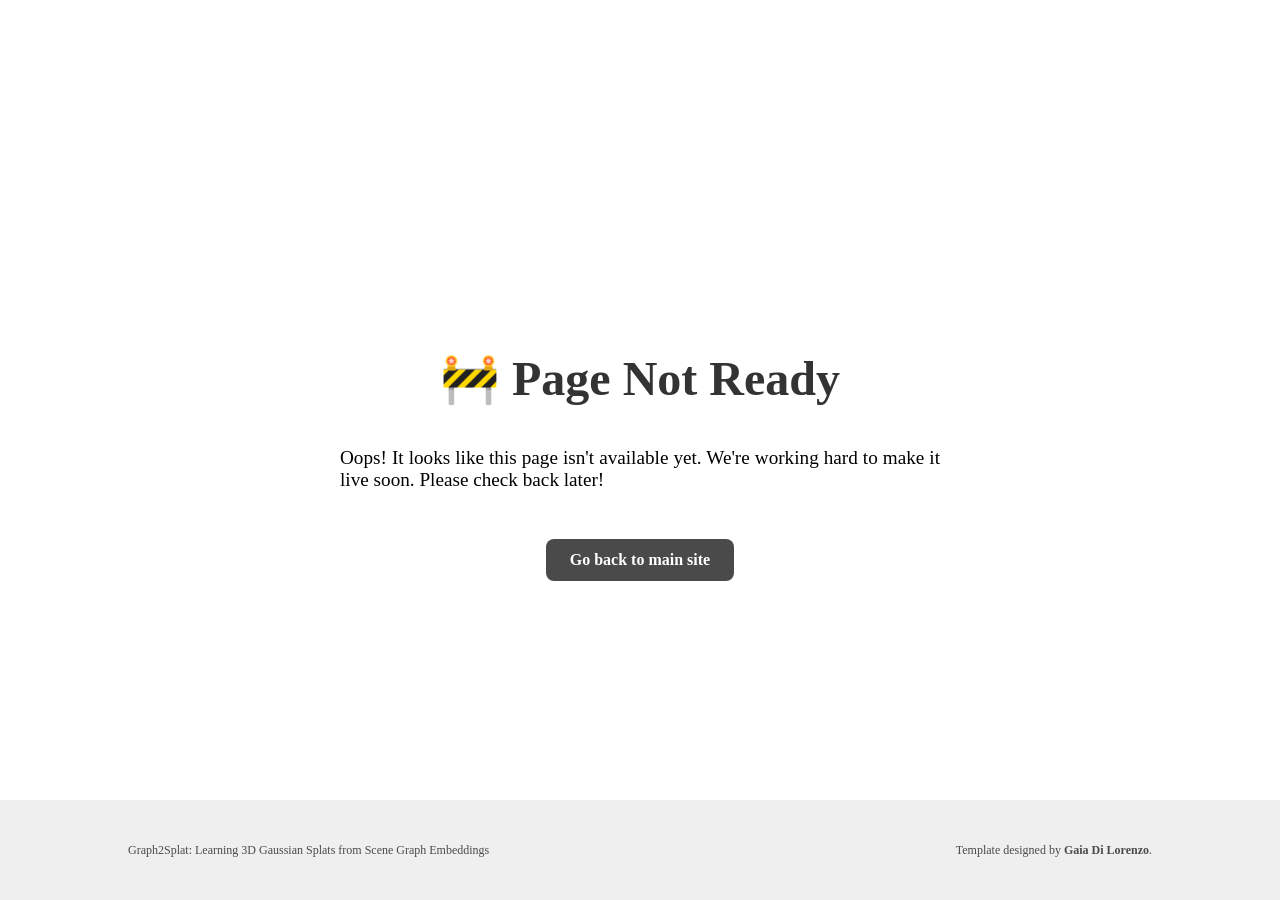
<file: coming-soon.html>
<!DOCTYPE html>
<html lang="en">
<head>
  <meta charset="UTF-8" />
  <meta name="viewport" content="width=device-width, initial-scale=1.0" />
  <title>Coming Soon - Graph2Splat</title>
  <link rel="stylesheet" href="/css/main.css" />
  <style>
    body {
      font-family: sans-serif;
      display: flex;
      flex-direction: column;
      align-items: center;
      justify-content: center;
      height: 100vh;
      margin: 0;
      background: #ffffff;
      color: #333;
      text-align: center;
    }

    h1 {
      font-size: 3rem;
      margin-bottom: 0.5em;
    }

    p {
      font-size: 1.2rem;
      max-width: 600px;
    }

    a.button {
      margin-top: 2em;
      padding: 0.75em 1.5em;
      background: #4a4a4a;
      color: white;
      text-decoration: none;
      border-radius: 8px;
      font-weight: bold;
      transition: background 0.3s;
    }

    a.button:hover {
      background: #4a4a4a;
      transform: scale(1.05);
    }
  </style>
</head>
<body>
  <h1>🚧 Page Not Ready</h1>
  <p>Oops! It looks like this page isn't available yet. We're working hard to make it live soon. Please check back later!</p>
  <a href="/" class="button">Go back to main site</a>
  <div id="bottombar">
    <div>Graph2Splat: Learning 3D Gaussian Splats from Scene Graph Embeddings</div>
    <div>Template designed by <span>Gaia Di Lorenzo</span>.</div>
</div>
</body>
</html>
</file>
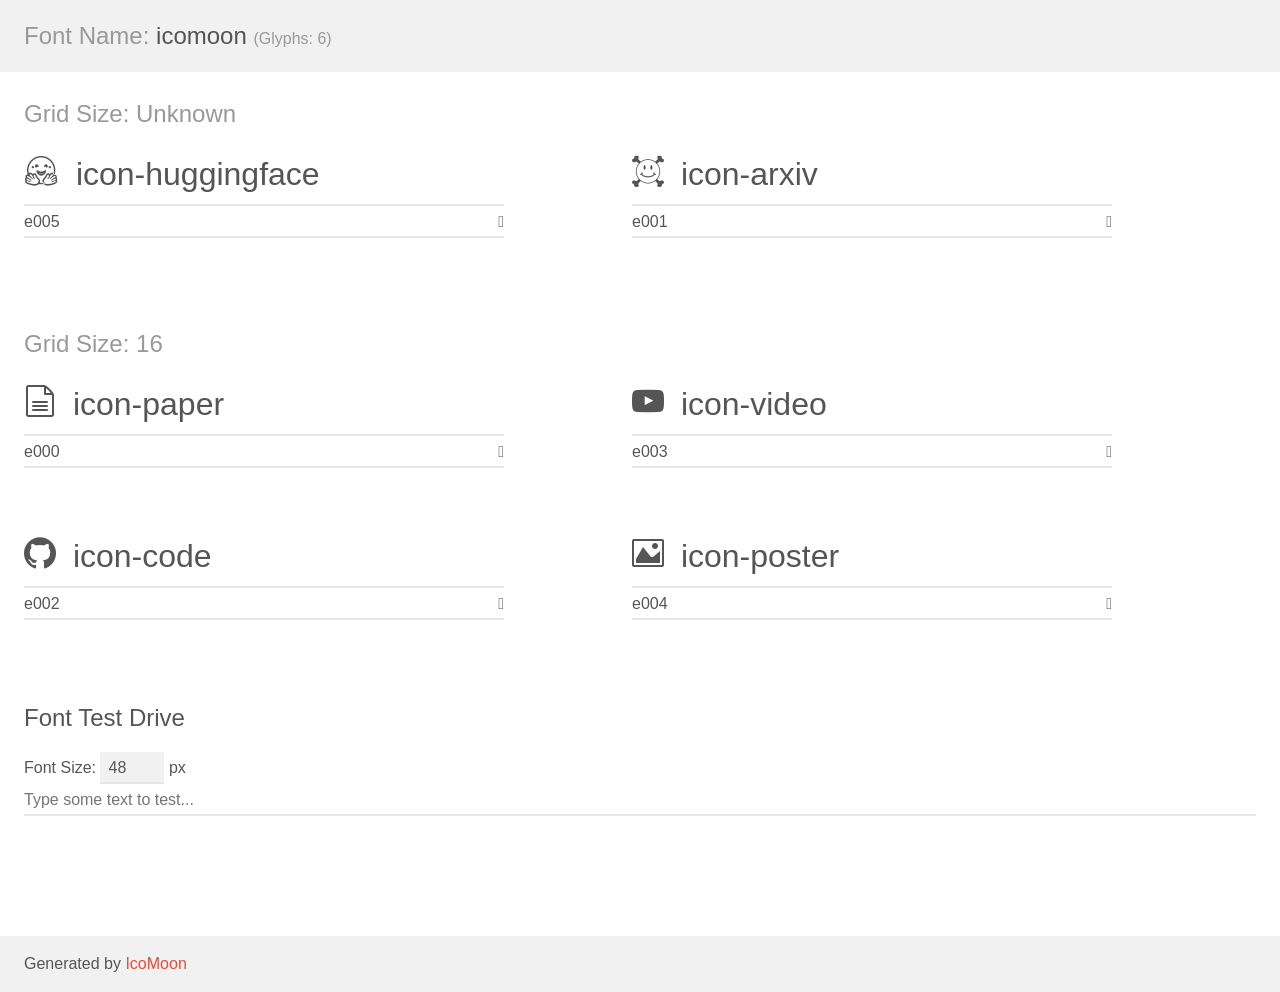
<file: icons/demo.html>
<!doctype html>
<html>
<head>
    <meta charset="utf-8">
    <title>IcoMoon Demo</title>
    <meta name="description" content="An Icon Font Generated By IcoMoon.io">
    <meta name="viewport" content="width=device-width, initial-scale=1">
    <link rel="stylesheet" href="demo-files/demo.css">
    <link rel="stylesheet" href="style.css"></head>
<body>
    <div class="bgc1 clearfix">
        <h1 class="mhmm mvm"><span class="fgc1">Font Name:</span> icomoon <small class="fgc1">(Glyphs:&nbsp;6)</small></h1>
    </div>
    <div class="clearfix mhl ptl">
        <h1 class="mvm mtn fgc1">Grid Size: Unknown</h1>
        <div class="glyph fs1">
            <div class="clearfix bshadow0 pbs">
                <span class="icon-huggingface"></span>
                <span class="mls"> icon-huggingface</span>
            </div>
            <fieldset class="fs0 size1of1 clearfix hidden-false">
                <input type="text" readonly value="e005" class="unit size1of2" />
                <input type="text" maxlength="1" readonly value="&#xe005;" class="unitRight size1of2 talign-right" />
            </fieldset>
            <div class="fs0 bshadow0 clearfix hidden-true">
                <span class="unit pvs fgc1">liga: </span>
                <input type="text" readonly value="" class="liga unitRight" />
            </div>
        </div>
        <div class="glyph fs1">
            <div class="clearfix bshadow0 pbs">
                <span class="icon-arxiv"></span>
                <span class="mls"> icon-arxiv</span>
            </div>
            <fieldset class="fs0 size1of1 clearfix hidden-false">
                <input type="text" readonly value="e001" class="unit size1of2" />
                <input type="text" maxlength="1" readonly value="&#xe001;" class="unitRight size1of2 talign-right" />
            </fieldset>
            <div class="fs0 bshadow0 clearfix hidden-true">
                <span class="unit pvs fgc1">liga: </span>
                <input type="text" readonly value="" class="liga unitRight" />
            </div>
        </div>
    </div>
    <div class="clearfix mhl ptl">
        <h1 class="mvm mtn fgc1">Grid Size: 16</h1>
        <div class="glyph fs2">
            <div class="clearfix bshadow0 pbs">
                <span class="icon-paper"></span>
                <span class="mls"> icon-paper</span>
            </div>
            <fieldset class="fs0 size1of1 clearfix hidden-false">
                <input type="text" readonly value="e000" class="unit size1of2" />
                <input type="text" maxlength="1" readonly value="&#xe000;" class="unitRight size1of2 talign-right" />
            </fieldset>
            <div class="fs0 bshadow0 clearfix hidden-true">
                <span class="unit pvs fgc1">liga: </span>
                <input type="text" readonly value="file-text2, file4" class="liga unitRight" />
            </div>
        </div>
        <div class="glyph fs2">
            <div class="clearfix bshadow0 pbs">
                <span class="icon-video"></span>
                <span class="mls"> icon-video</span>
            </div>
            <fieldset class="fs0 size1of1 clearfix hidden-false">
                <input type="text" readonly value="e003" class="unit size1of2" />
                <input type="text" maxlength="1" readonly value="&#xe003;" class="unitRight size1of2 talign-right" />
            </fieldset>
            <div class="fs0 bshadow0 clearfix hidden-true">
                <span class="unit pvs fgc1">liga: </span>
                <input type="text" readonly value="youtube, brand21" class="liga unitRight" />
            </div>
        </div>
        <div class="glyph fs2">
            <div class="clearfix bshadow0 pbs">
                <span class="icon-code"></span>
                <span class="mls"> icon-code</span>
            </div>
            <fieldset class="fs0 size1of1 clearfix hidden-false">
                <input type="text" readonly value="e002" class="unit size1of2" />
                <input type="text" maxlength="1" readonly value="&#xe002;" class="unitRight size1of2 talign-right" />
            </fieldset>
            <div class="fs0 bshadow0 clearfix hidden-true">
                <span class="unit pvs fgc1">liga: </span>
                <input type="text" readonly value="github, brand40" class="liga unitRight" />
            </div>
        </div>
        <div class="glyph fs2">
            <div class="clearfix bshadow0 pbs">
                <span class="icon-poster"></span>
                <span class="mls"> icon-poster</span>
            </div>
            <fieldset class="fs0 size1of1 clearfix hidden-false">
                <input type="text" readonly value="e004" class="unit size1of2" />
                <input type="text" maxlength="1" readonly value="&#xe004;" class="unitRight size1of2 talign-right" />
            </fieldset>
            <div class="fs0 bshadow0 clearfix hidden-true">
                <span class="unit pvs fgc1">liga: </span>
                <input type="text" readonly value="image, picture" class="liga unitRight" />
            </div>
        </div>
    </div>

    <!--[if gt IE 8]><!-->
    <div class="mhl clearfix mbl">
        <h1>Font Test Drive</h1>
        <label>
            Font Size: <input id="fontSize" type="number" class="textbox0 mbm"
            min="8" value="48" />
            px
        </label>
        <input id="testText" type="text" class="phl size1of1 mvl"
        placeholder="Type some text to test..." value=""/>
        <div id="testDrive" class="icon-" style="font-family: icomoon">&nbsp;
        </div>
    </div>
    <!--<![endif]-->
    <div class="bgc1 clearfix">
        <p class="mhl">Generated by <a href="https://icomoon.io/app">IcoMoon</a></p>
    </div>

    <script src="demo-files/demo.js"></script>
</body>
</html>
</file>
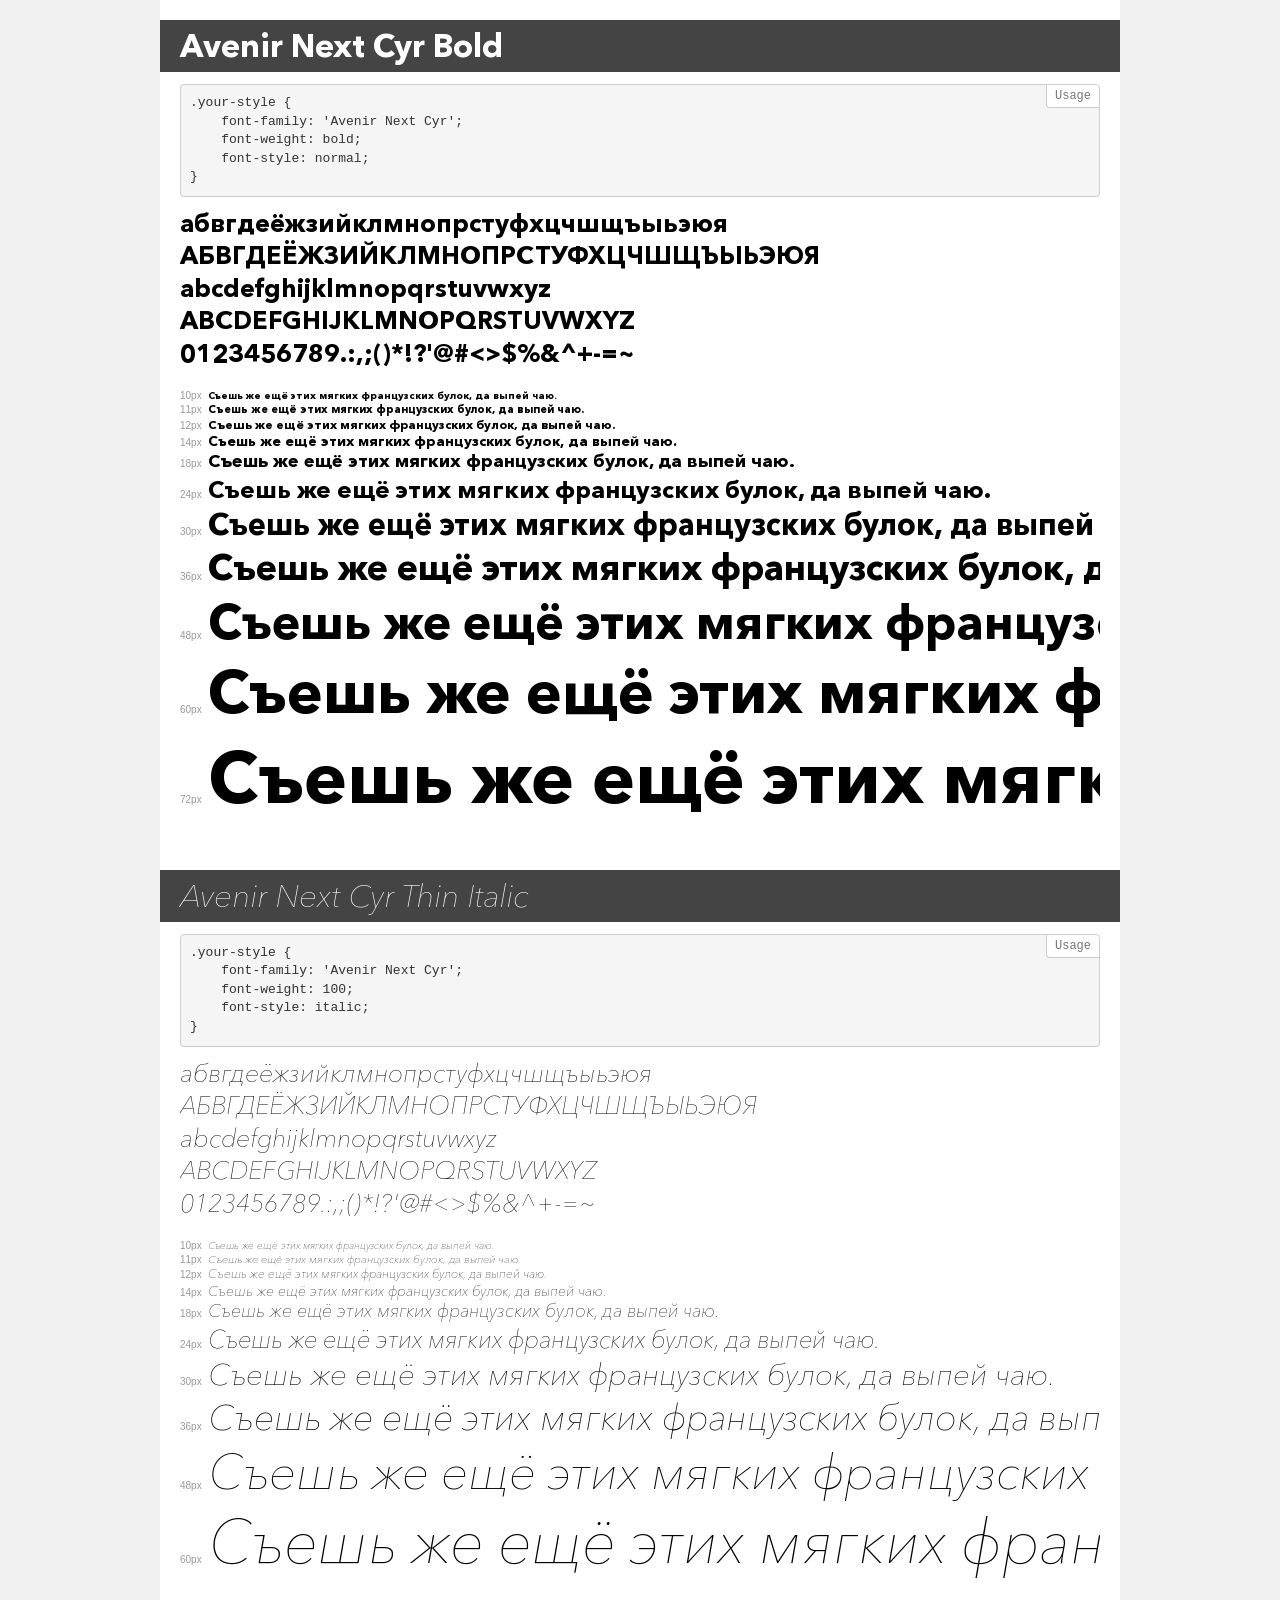
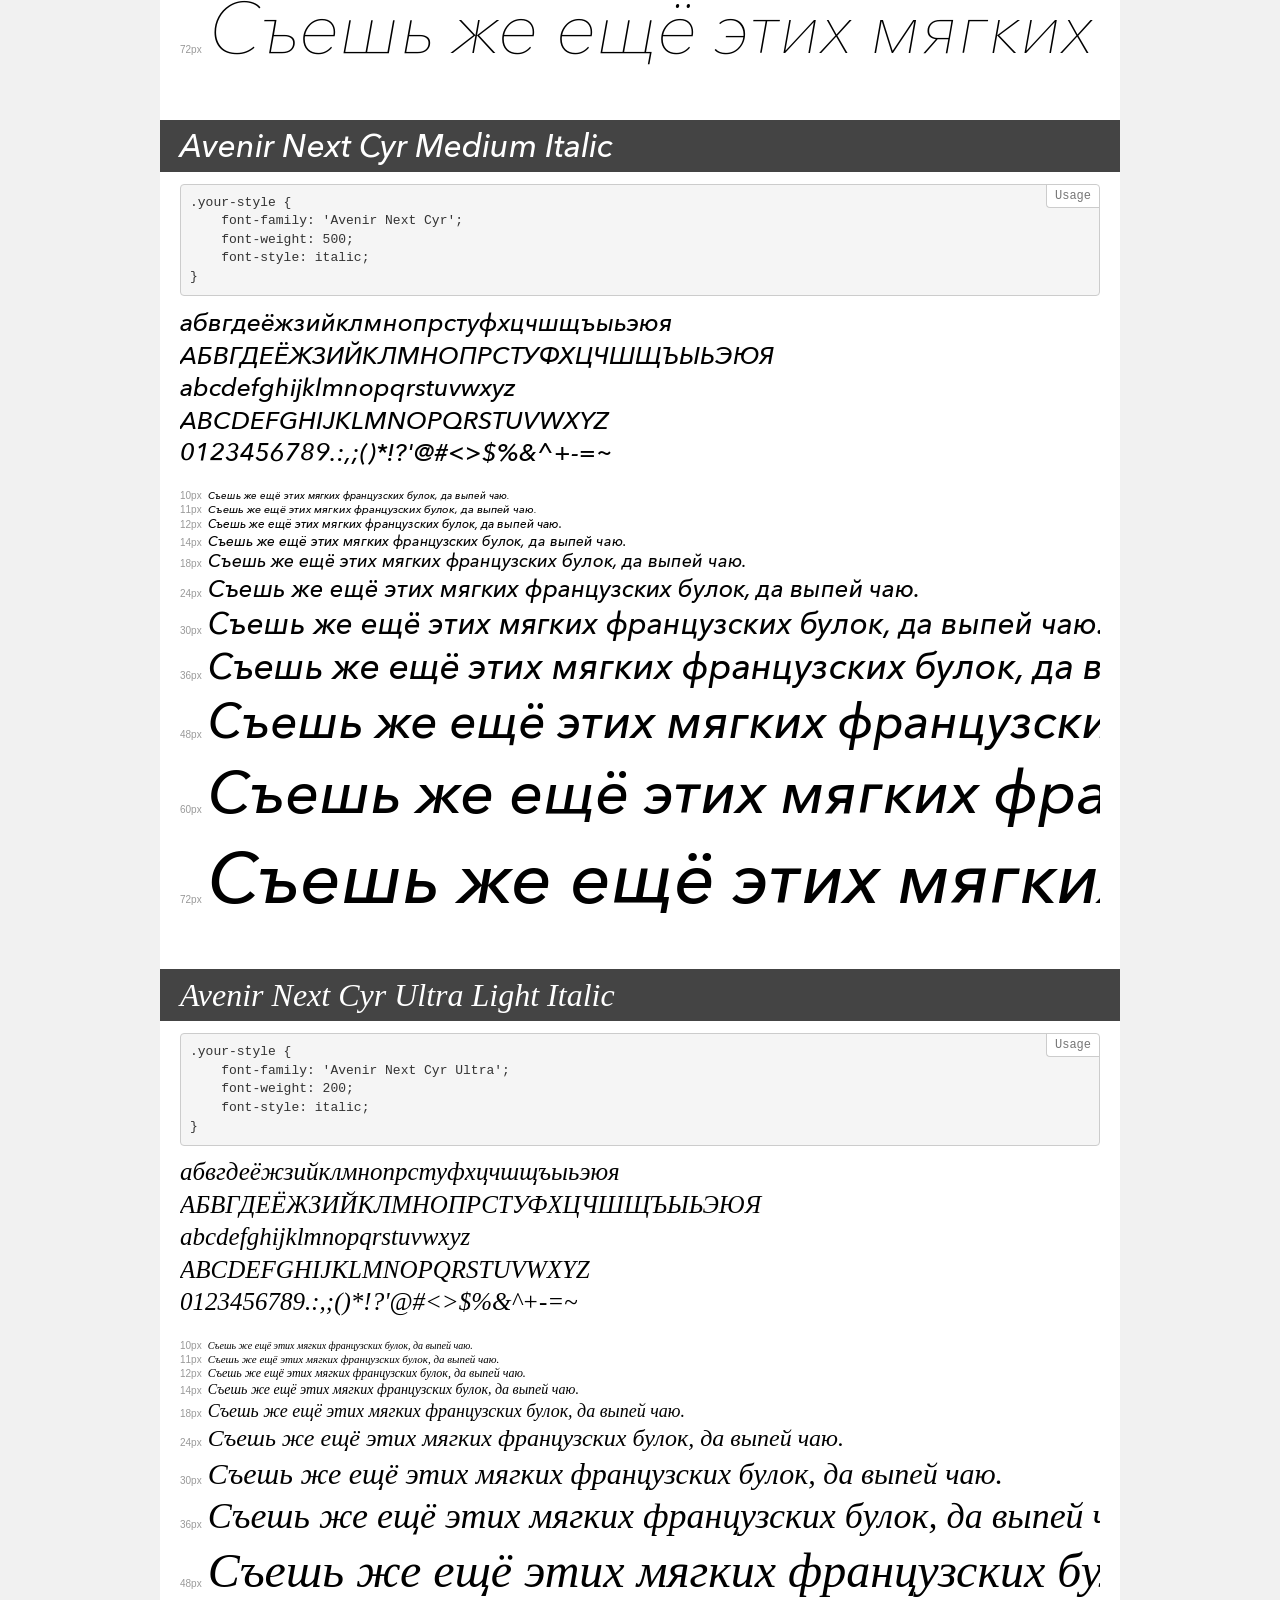
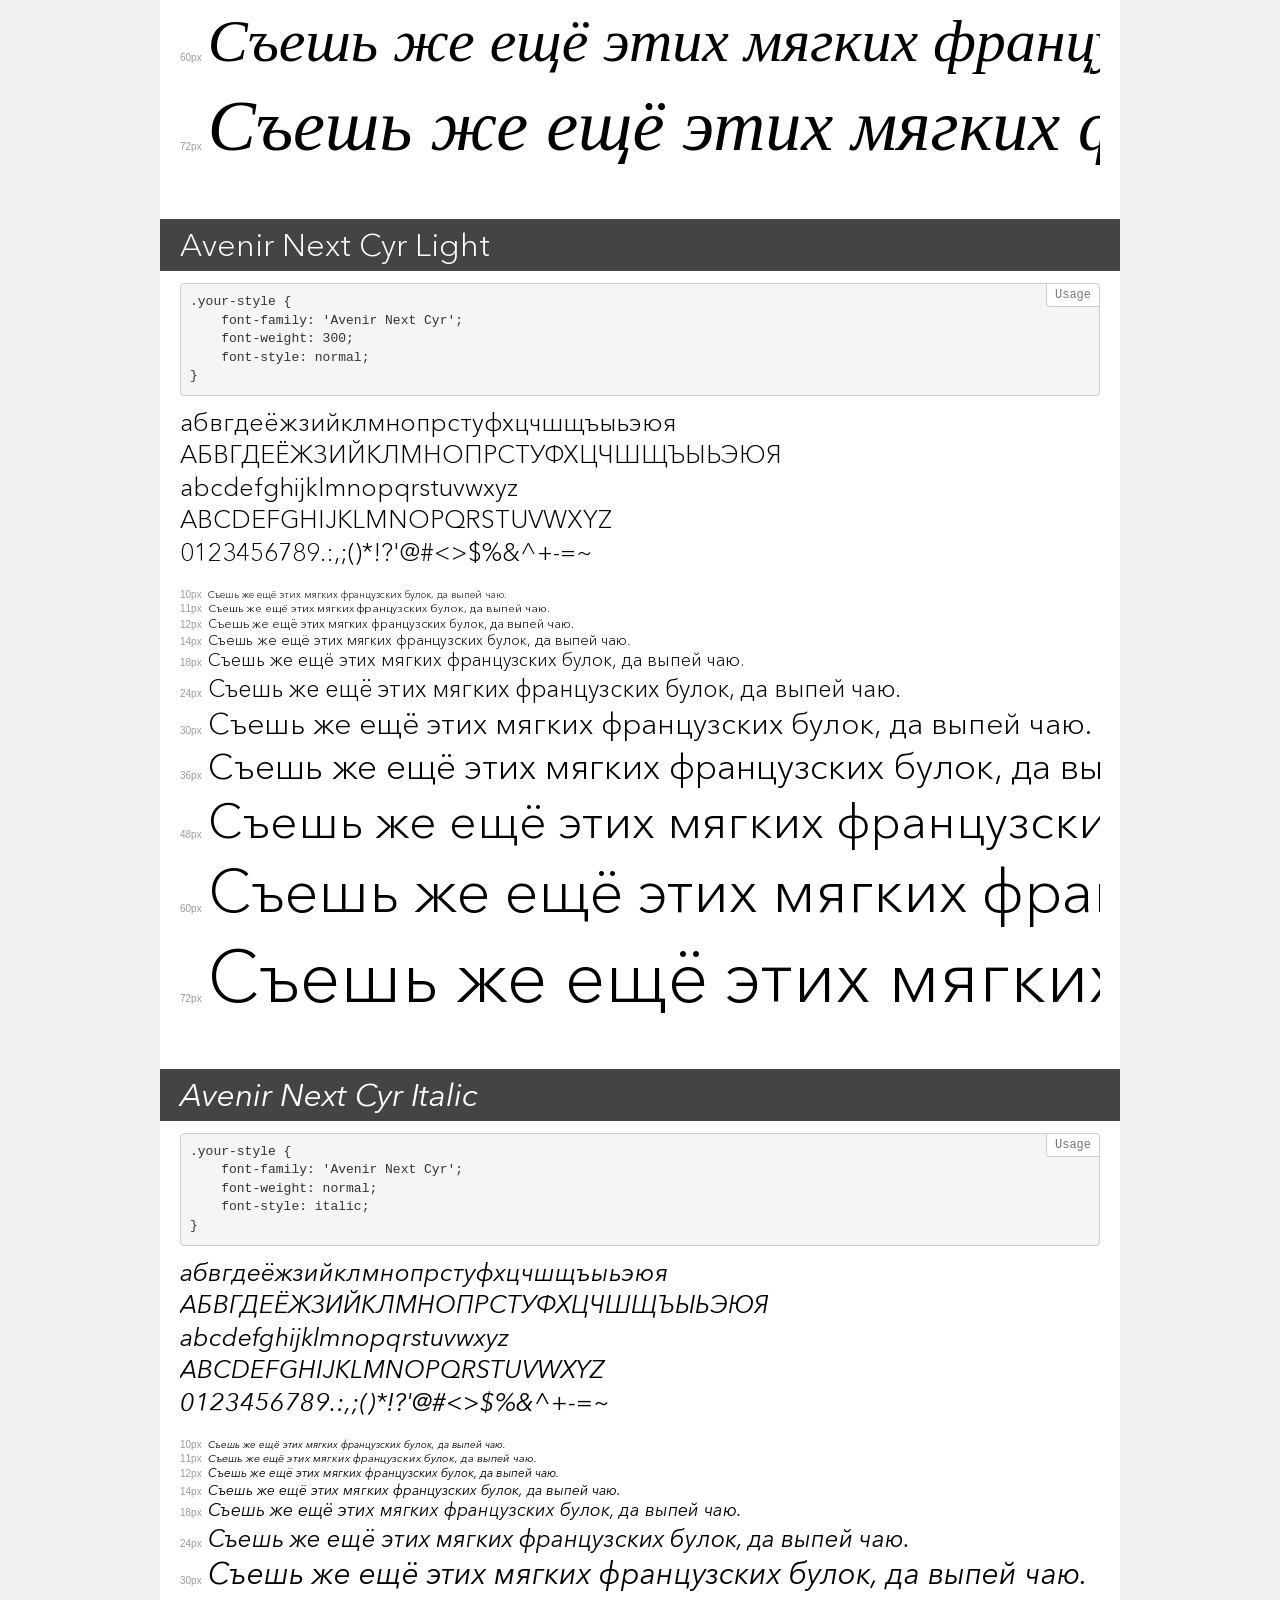
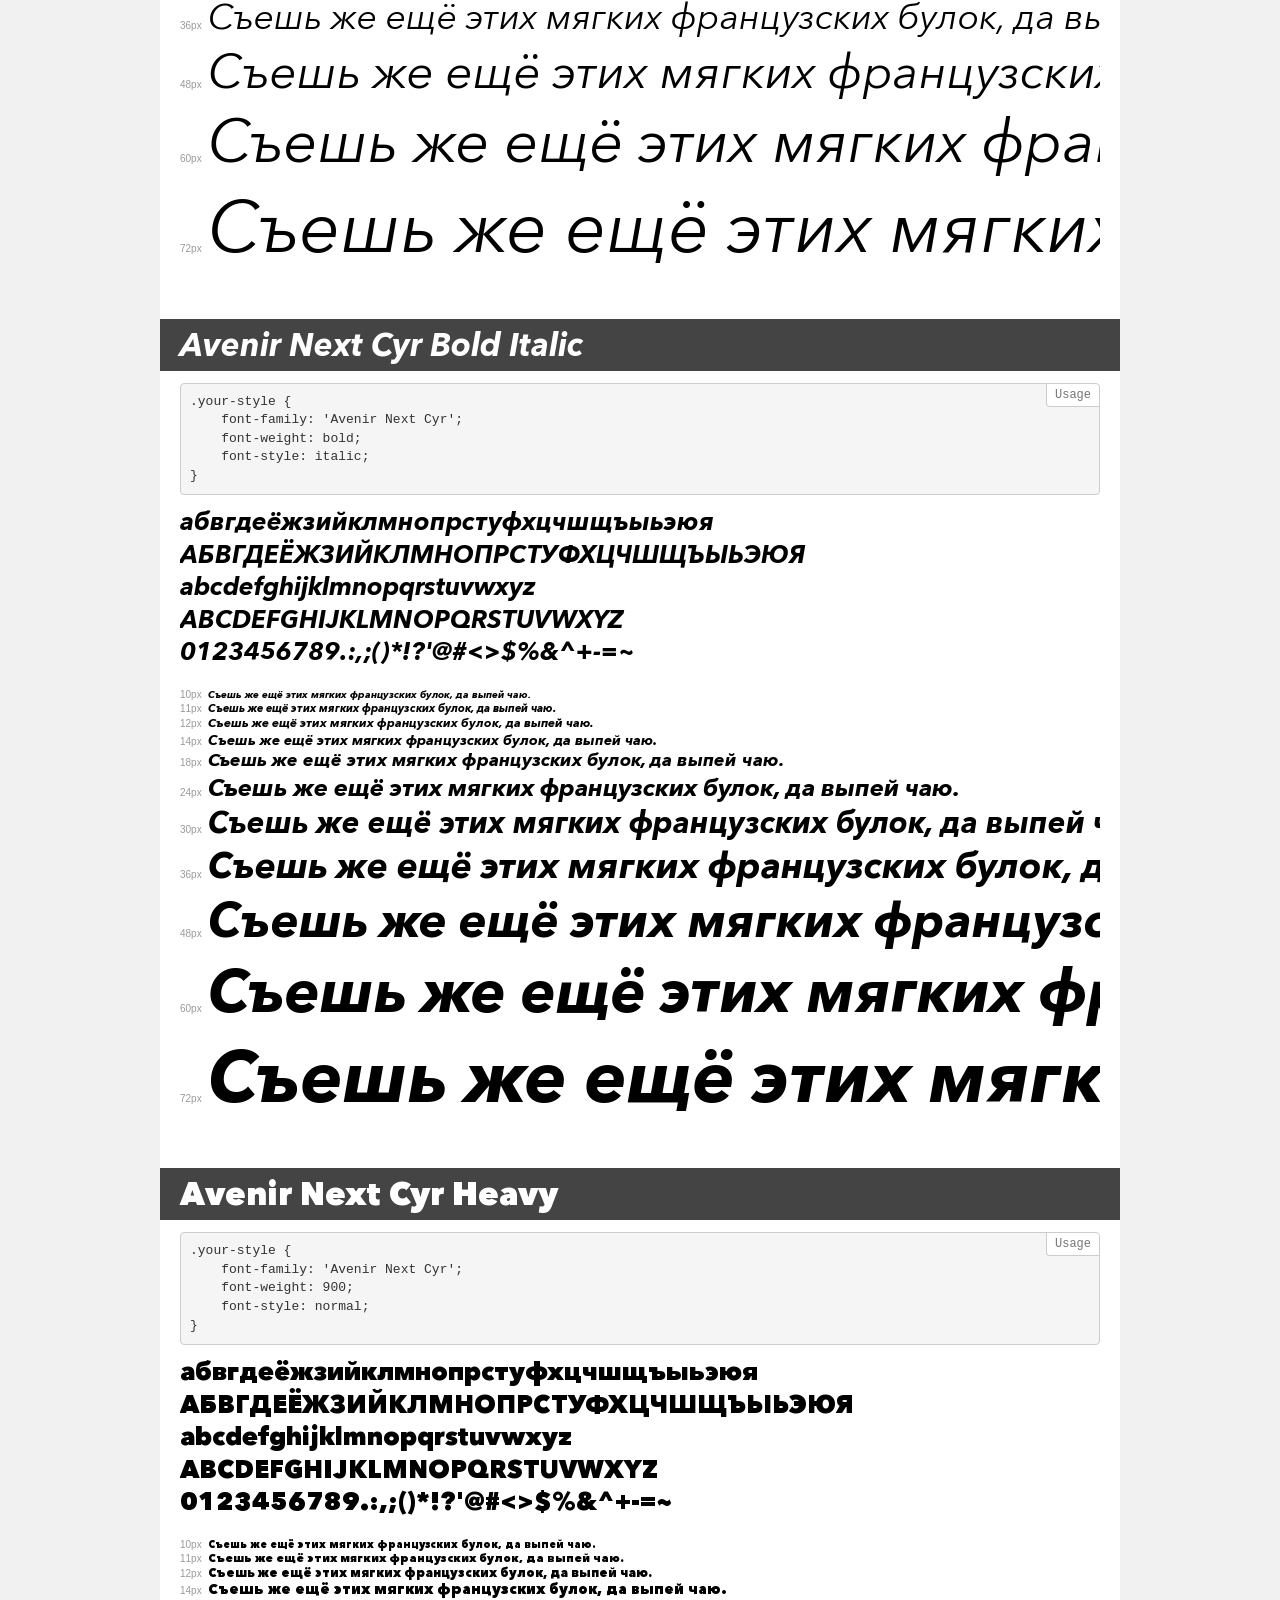
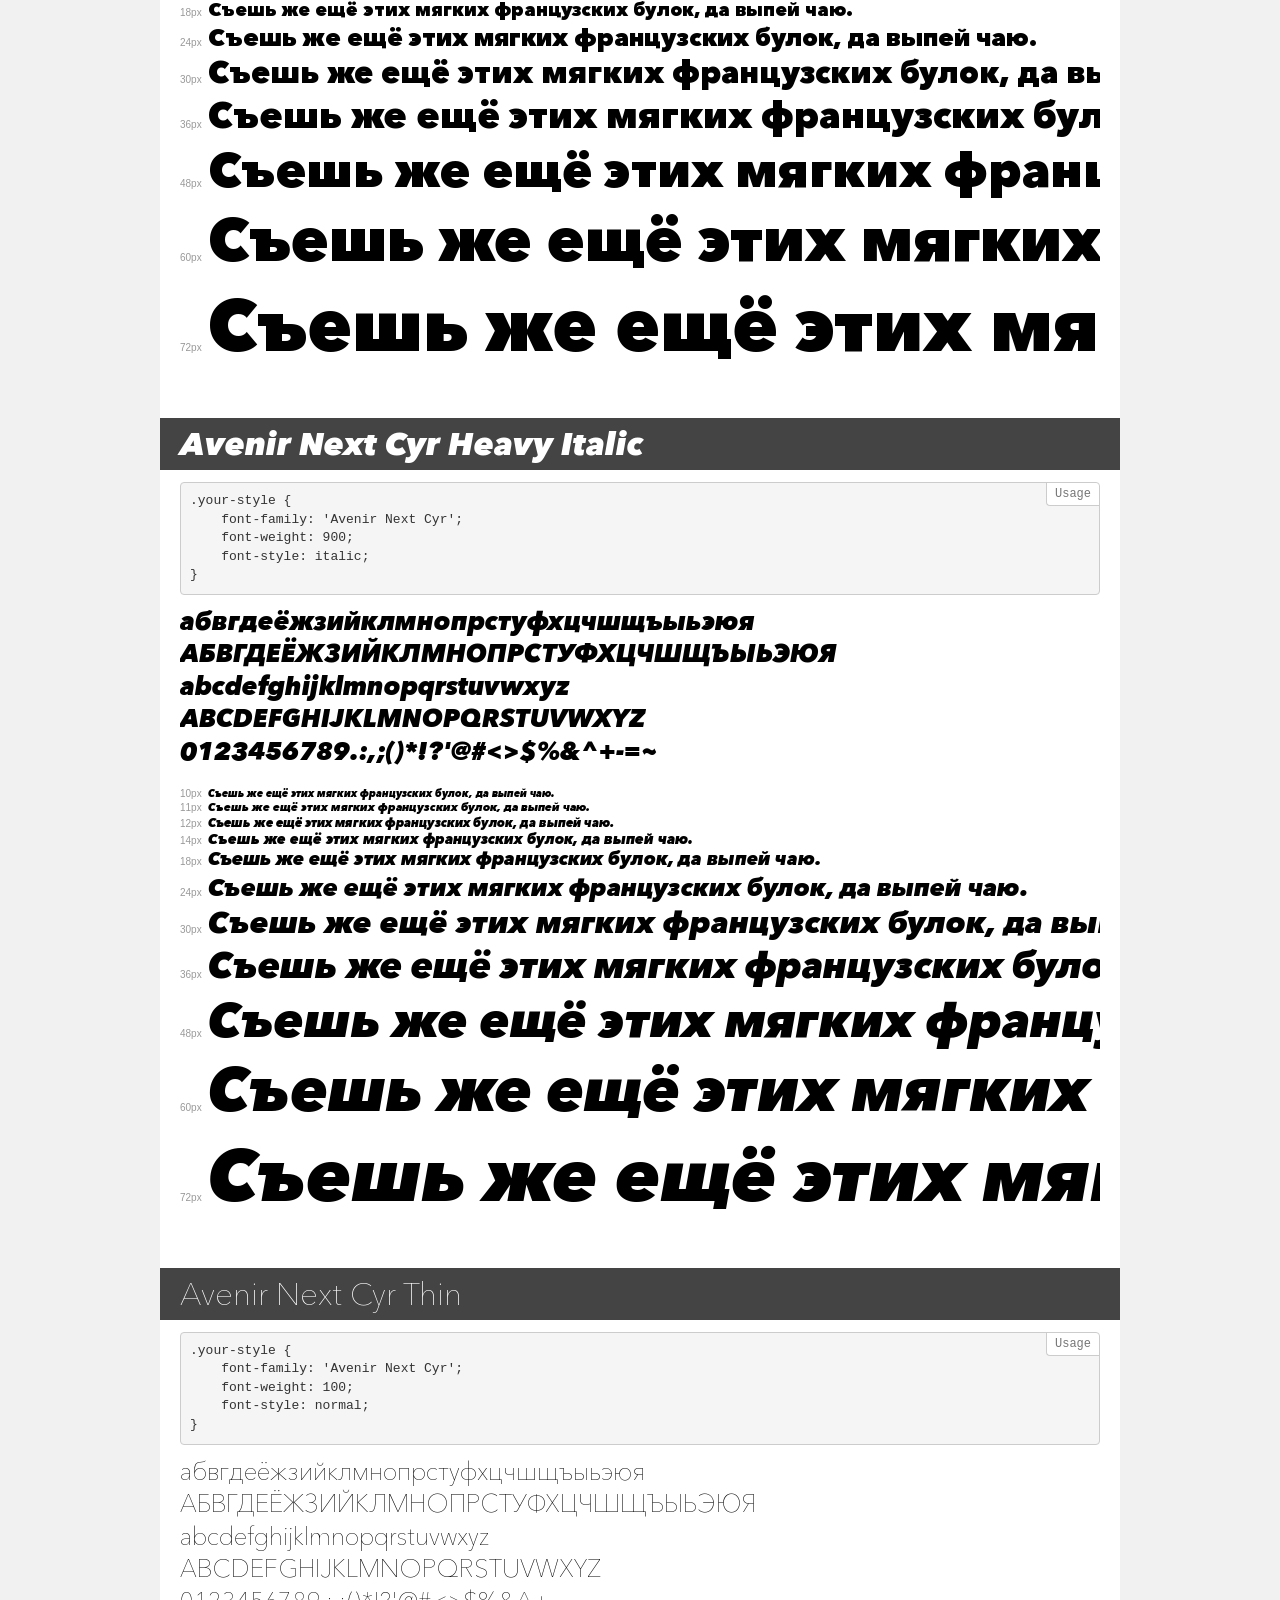
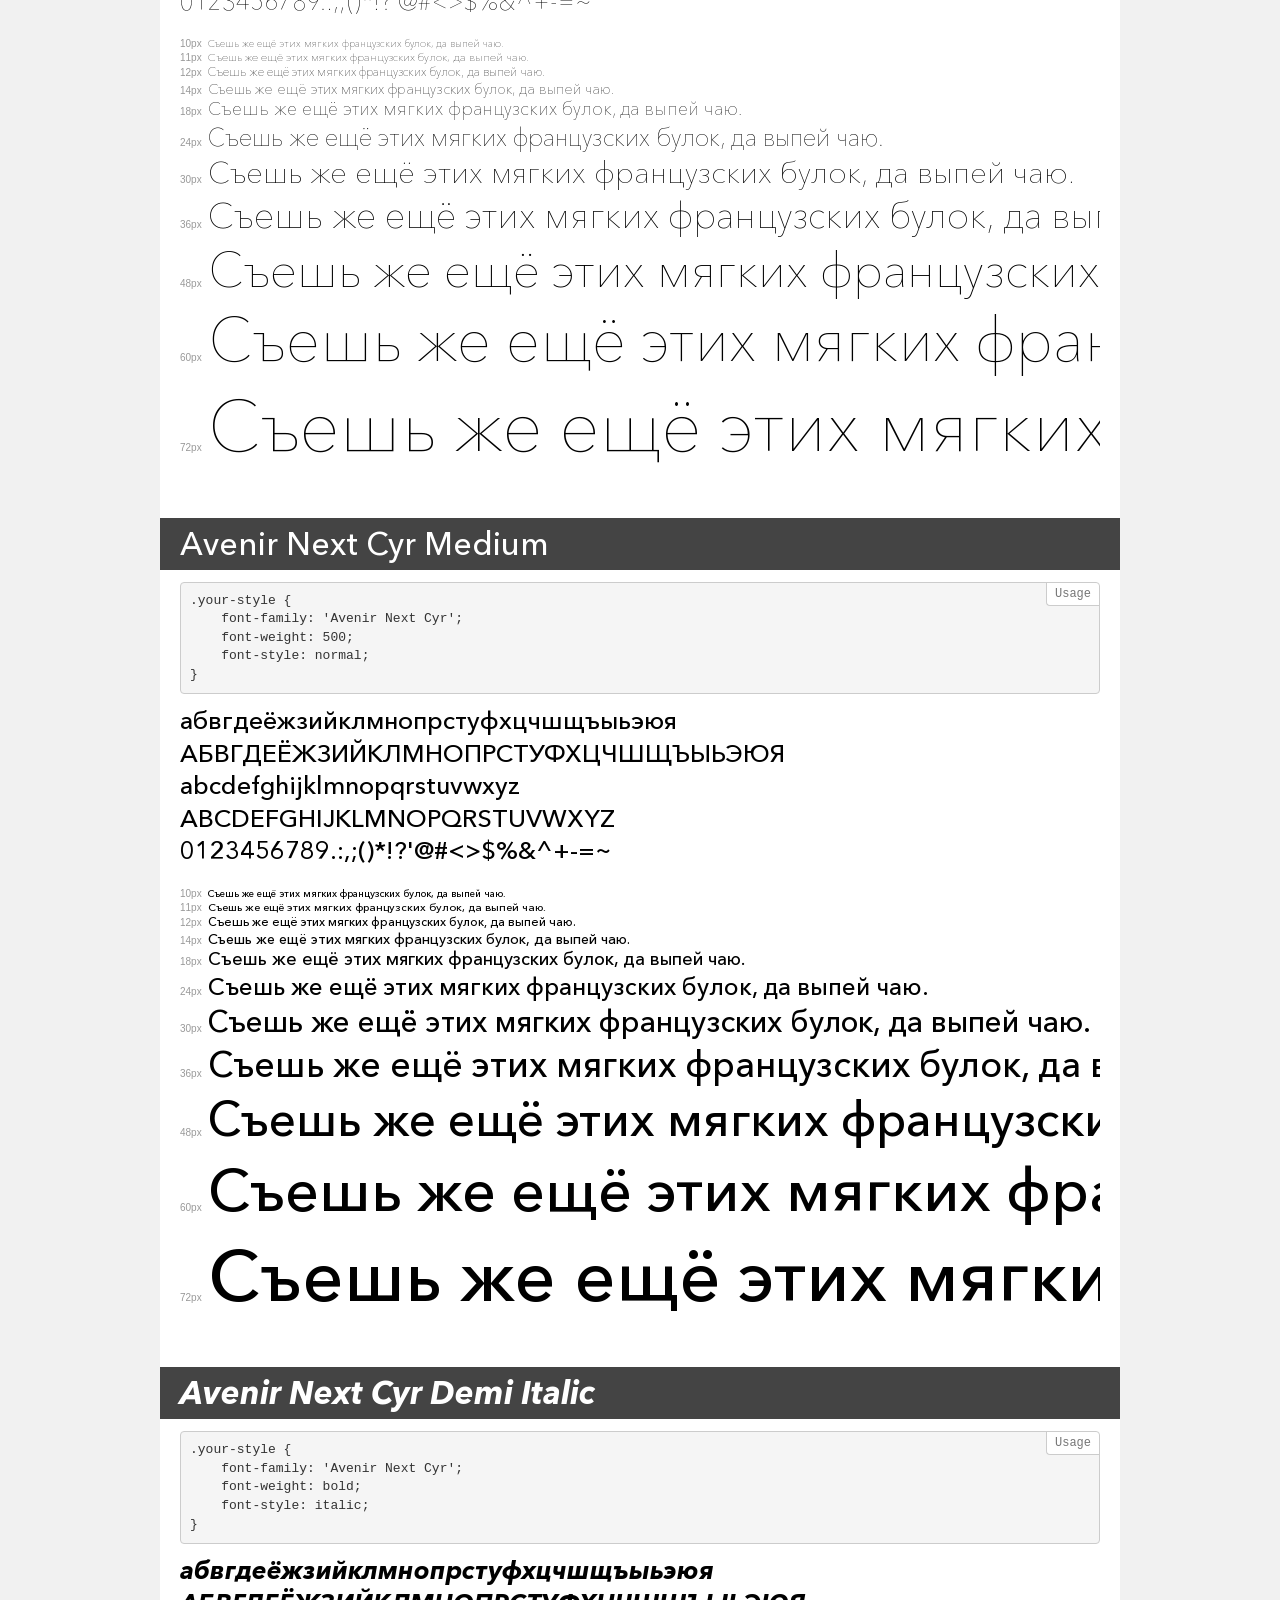
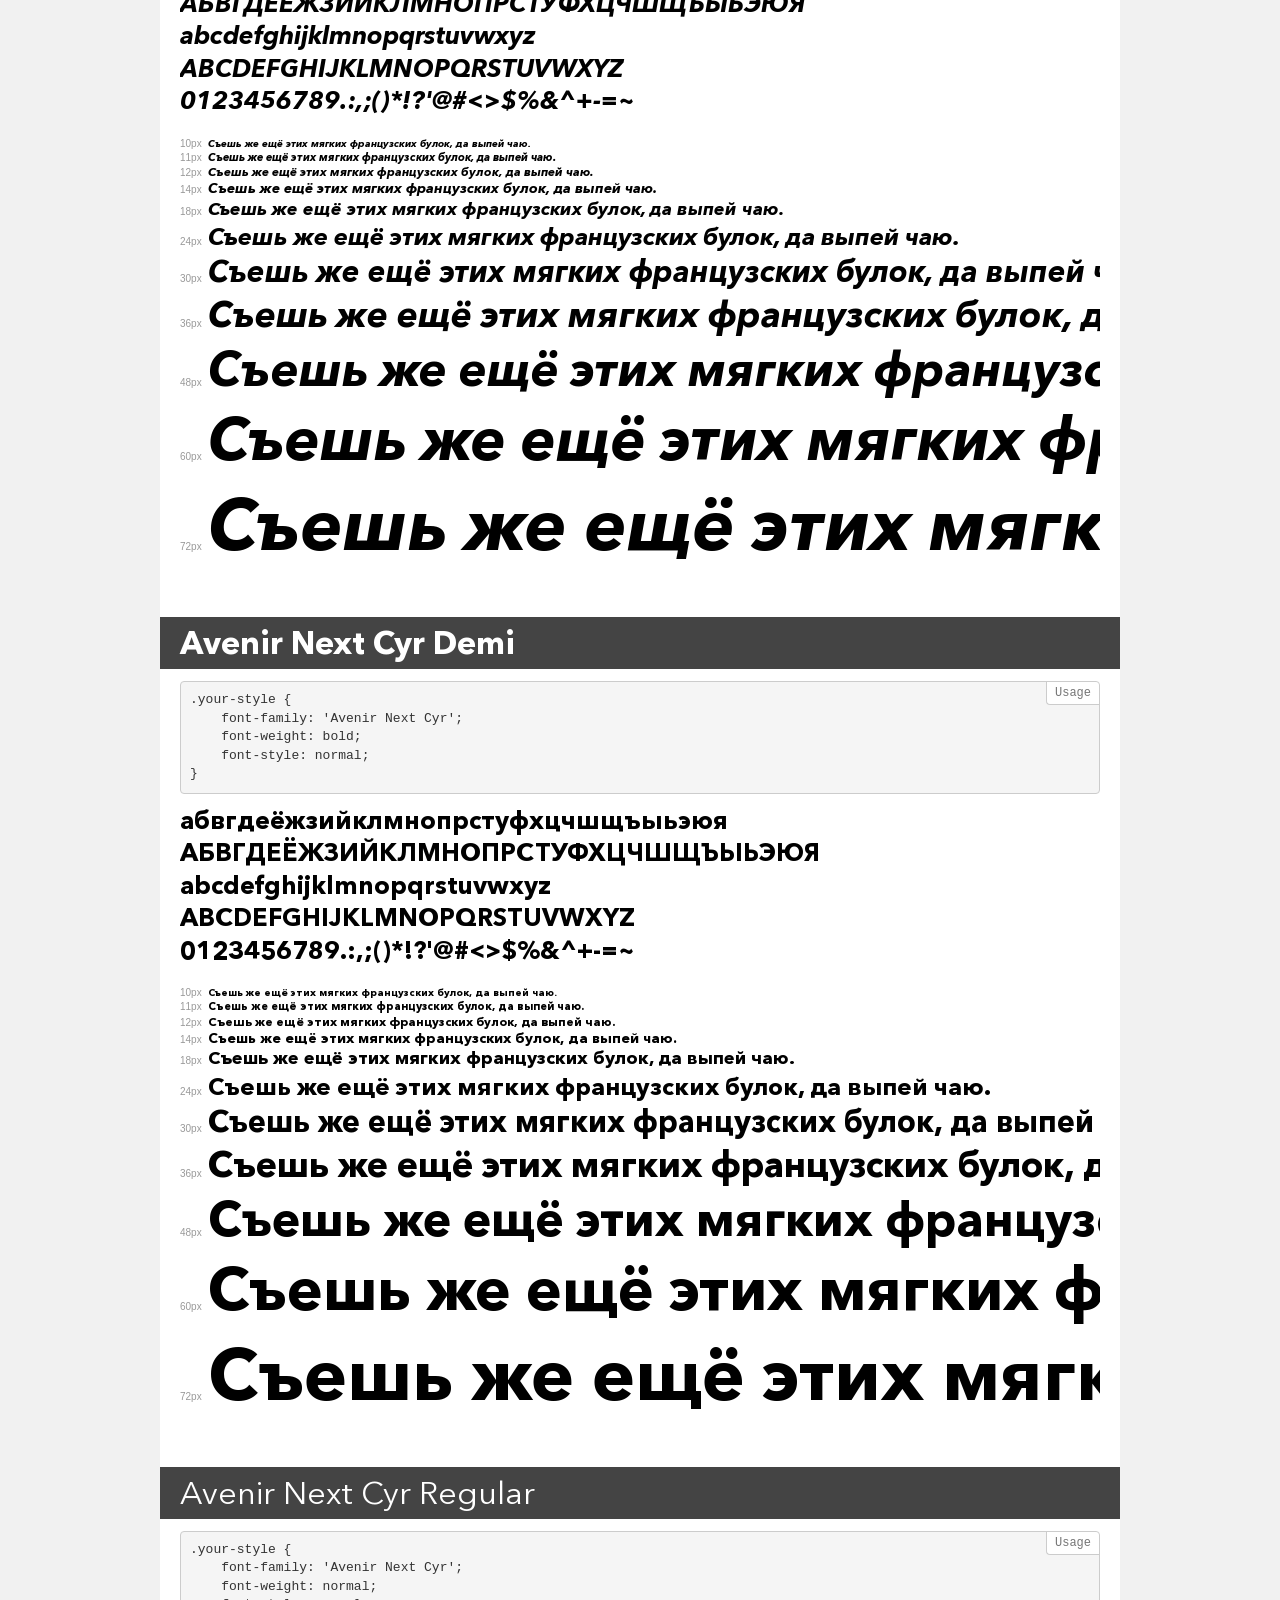
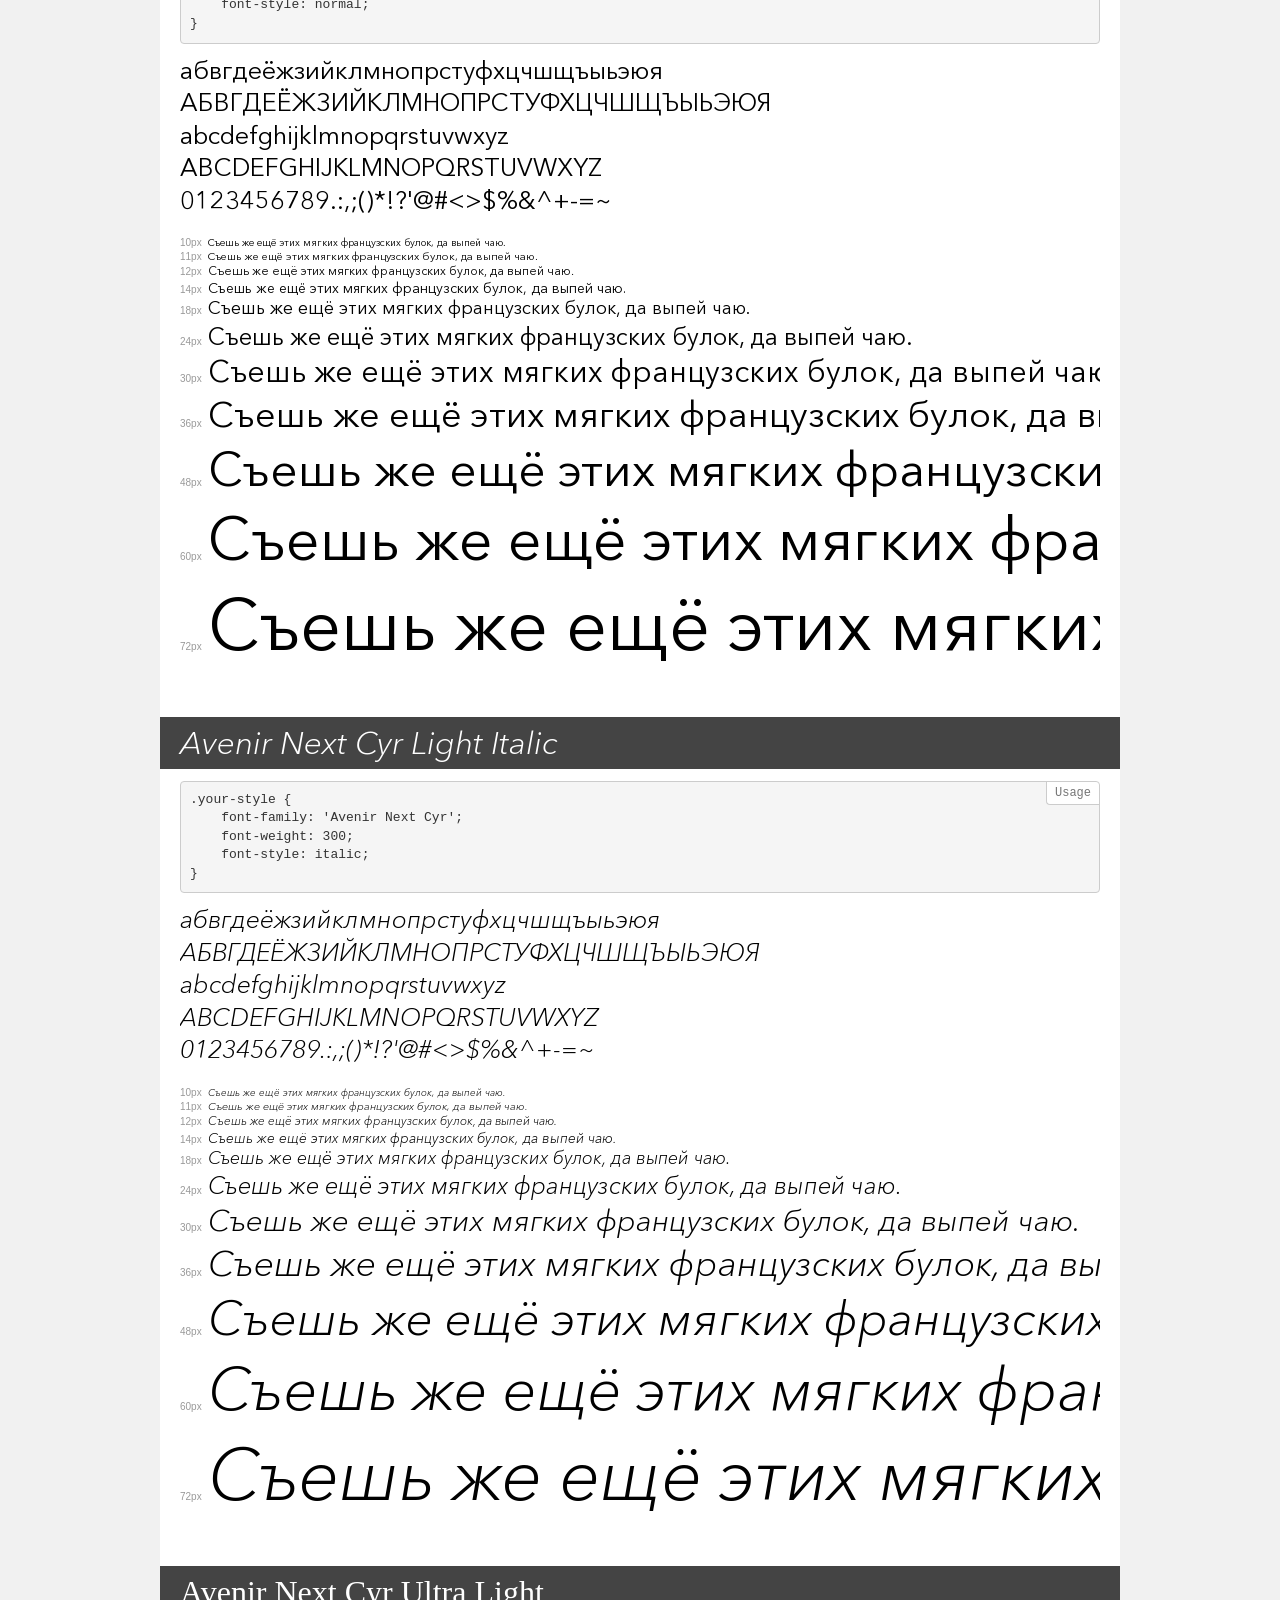
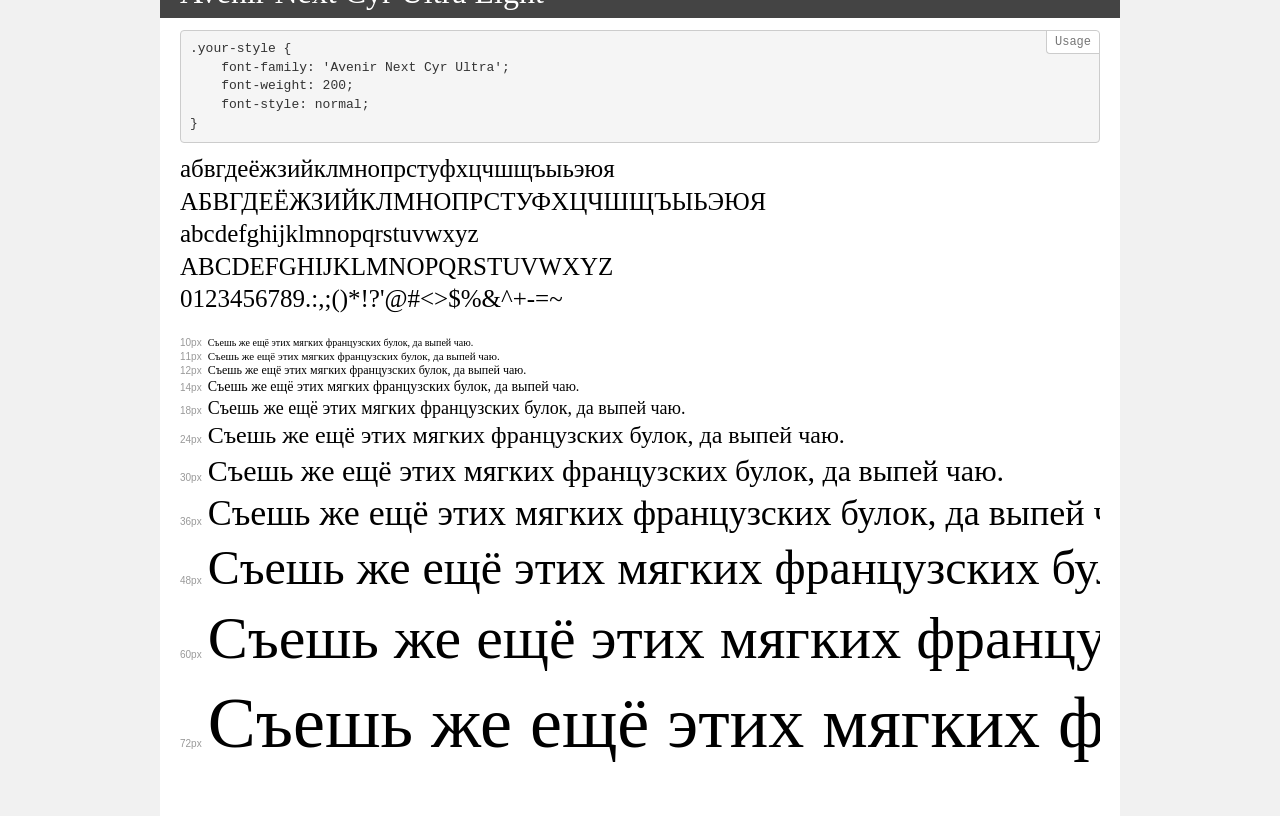
<file: fonts/avenir-next/demo.html>
<!DOCTYPE html>
<html>
<head>
    <meta charset="utf-8">
    <meta http-equiv="X-UA-Compatible" content="IE=edge">
    <meta name="viewport" content="width=device-width, initial-scale=1">
    <meta name="robots" content="noindex, noarchive">
    <meta name="format-detection" content="telephone=no">
    <title>Transfonter demo</title>
    <link href="stylesheet.css" rel="stylesheet">
    <style>
        /*
        http://meyerweb.com/eric/tools/css/reset/
        v2.0 | 20110126
        License: none (public domain)
        */
        html, body, div, span, applet, object, iframe,
        h1, h2, h3, h4, h5, h6, p, blockquote, pre,
        a, abbr, acronym, address, big, cite, code,
        del, dfn, em, img, ins, kbd, q, s, samp,
        small, strike, strong, sub, sup, tt, var,
        b, u, i, center,
        dl, dt, dd, ol, ul, li,
        fieldset, form, label, legend,
        table, caption, tbody, tfoot, thead, tr, th, td,
        article, aside, canvas, details, embed,
        figure, figcaption, footer, header, hgroup,
        menu, nav, output, ruby, section, summary,
        time, mark, audio, video {
            margin: 0;
            padding: 0;
            border: 0;
            font-size: 100%;
            font: inherit;
            vertical-align: baseline;
        }
        /* HTML5 display-role reset for older browsers */
        article, aside, details, figcaption, figure,
        footer, header, hgroup, menu, nav, section {
            display: block;
        }
        body {
            line-height: 1;
        }
        ol, ul {
            list-style: none;
        }
        blockquote, q {
            quotes: none;
        }
        blockquote:before, blockquote:after,
        q:before, q:after {
            content: '';
            content: none;
        }
        table {
            border-collapse: collapse;
            border-spacing: 0;
        }
        /* common styles */
        body {
            background: #f1f1f1;
            color: #000;
        }
        .page {
            background: #fff;
            width: 920px;
            margin: 0 auto;
            padding: 20px 20px 0 20px;
            overflow: hidden;
        }
        .font-container {
            overflow-x: auto;
            overflow-y: hidden;
            margin-bottom: 40px;
            line-height: 1.3;
            white-space: nowrap;
            padding-bottom: 5px;
        }
        h1 {
            position: relative;
            background: #444;
            font-size: 32px;
            color: #fff;
            padding: 10px 20px;
            margin: 0 -20px 12px -20px;
        }
        .letters {
            font-size: 25px;
            margin-bottom: 20px;
        }
        .s10:before {
            content: '10px';
        }
        .s11:before {
            content: '11px';
        }
        .s12:before {
            content: '12px';
        }
        .s14:before {
            content: '14px';
        }
        .s18:before {
            content: '18px';
        }
        .s24:before {
            content: '24px';
        }
        .s30:before {
            content: '30px';
        }
        .s36:before {
            content: '36px';
        }
        .s48:before {
            content: '48px';
        }
        .s60:before {
            content: '60px';
        }
        .s72:before {
            content: '72px';
        }
        .s10:before, .s11:before, .s12:before, .s14:before,
        .s18:before, .s24:before, .s30:before, .s36:before,
        .s48:before, .s60:before, .s72:before {
            font-family: Arial, sans-serif;
            font-size: 10px;
            font-weight: normal;
            font-style: normal;
            color: #999;
            padding-right: 6px;
        }
        pre {
            display: block;
            position: relative;
            padding: 9px;
            margin: 0 0 10px;
            font-family: Monaco, Menlo, Consolas, "Courier New", monospace !important;
            font-size: 13px;
            line-height: 1.428571429;
            color: #333;
            font-weight: normal !important;
            font-style: normal !important;
            background-color: #f5f5f5;
            border: 1px solid #ccc;
            overflow-x: auto;
            border-radius: 4px;
        }
        pre:after {
            display: block;
            position: absolute;
            right: 0;
            top: 0;
            content: 'Usage';
            line-height: 1;
            padding: 5px 8px;
            font-size: 12px;
            color: #767676;
            background-color: #fff;
            border: 1px solid #ccc;
            border-right: none;
            border-top: none;
            border-radius: 0 4px 0 4px;
            z-index: 10;
        }
        /* responsive */
        @media (max-width: 959px) {
            .page {
                width: auto;
                margin: 0;
            }
        }
    </style>
</head>
<body>
<div class="page">
    <div class="demo" style="font-family: 'Avenir Next Cyr'; font-weight: bold; font-style: normal;">
        <h1>Avenir Next Cyr Bold</h1>
        <pre>.your-style {
    font-family: 'Avenir Next Cyr';
    font-weight: bold;
    font-style: normal;
}</pre>
        <div class="font-container">
            <p class="letters">
                абвгдеёжзийклмнопрстуфхцчшщъыьэюя<br>
АБВГДЕЁЖЗИЙКЛМНОПРСТУФХЦЧШЩЪЫЬЭЮЯ<br>
abcdefghijklmnopqrstuvwxyz<br>
ABCDEFGHIJKLMNOPQRSTUVWXYZ<br>
                0123456789.:,;()*!?'@#<>$%&^+-=~
            </p>
            <p class="s10" style="font-size: 10px;">Съешь же ещё этих мягких французских булок, да выпей чаю.</p>
            <p class="s11" style="font-size: 11px;">Съешь же ещё этих мягких французских булок, да выпей чаю.</p>
            <p class="s12" style="font-size: 12px;">Съешь же ещё этих мягких французских булок, да выпей чаю.</p>
            <p class="s14" style="font-size: 14px;">Съешь же ещё этих мягких французских булок, да выпей чаю.</p>
            <p class="s18" style="font-size: 18px;">Съешь же ещё этих мягких французских булок, да выпей чаю.</p>
            <p class="s24" style="font-size: 24px;">Съешь же ещё этих мягких французских булок, да выпей чаю.</p>
            <p class="s30" style="font-size: 30px;">Съешь же ещё этих мягких французских булок, да выпей чаю.</p>
            <p class="s36" style="font-size: 36px;">Съешь же ещё этих мягких французских булок, да выпей чаю.</p>
            <p class="s48" style="font-size: 48px;">Съешь же ещё этих мягких французских булок, да выпей чаю.</p>
            <p class="s60" style="font-size: 60px;">Съешь же ещё этих мягких французских булок, да выпей чаю.</p>
            <p class="s72" style="font-size: 72px;">Съешь же ещё этих мягких французских булок, да выпей чаю.</p>
        </div>
    </div>
    <div class="demo" style="font-family: 'Avenir Next Cyr'; font-weight: 100; font-style: italic;">
        <h1>Avenir Next Cyr Thin Italic</h1>
        <pre>.your-style {
    font-family: 'Avenir Next Cyr';
    font-weight: 100;
    font-style: italic;
}</pre>
        <div class="font-container">
            <p class="letters">
                абвгдеёжзийклмнопрстуфхцчшщъыьэюя<br>
АБВГДЕЁЖЗИЙКЛМНОПРСТУФХЦЧШЩЪЫЬЭЮЯ<br>
abcdefghijklmnopqrstuvwxyz<br>
ABCDEFGHIJKLMNOPQRSTUVWXYZ<br>
                0123456789.:,;()*!?'@#<>$%&^+-=~
            </p>
            <p class="s10" style="font-size: 10px;">Съешь же ещё этих мягких французских булок, да выпей чаю.</p>
            <p class="s11" style="font-size: 11px;">Съешь же ещё этих мягких французских булок, да выпей чаю.</p>
            <p class="s12" style="font-size: 12px;">Съешь же ещё этих мягких французских булок, да выпей чаю.</p>
            <p class="s14" style="font-size: 14px;">Съешь же ещё этих мягких французских булок, да выпей чаю.</p>
            <p class="s18" style="font-size: 18px;">Съешь же ещё этих мягких французских булок, да выпей чаю.</p>
            <p class="s24" style="font-size: 24px;">Съешь же ещё этих мягких французских булок, да выпей чаю.</p>
            <p class="s30" style="font-size: 30px;">Съешь же ещё этих мягких французских булок, да выпей чаю.</p>
            <p class="s36" style="font-size: 36px;">Съешь же ещё этих мягких французских булок, да выпей чаю.</p>
            <p class="s48" style="font-size: 48px;">Съешь же ещё этих мягких французских булок, да выпей чаю.</p>
            <p class="s60" style="font-size: 60px;">Съешь же ещё этих мягких французских булок, да выпей чаю.</p>
            <p class="s72" style="font-size: 72px;">Съешь же ещё этих мягких французских булок, да выпей чаю.</p>
        </div>
    </div>
    <div class="demo" style="font-family: 'Avenir Next Cyr'; font-weight: 500; font-style: italic;">
        <h1>Avenir Next Cyr Medium Italic</h1>
        <pre>.your-style {
    font-family: 'Avenir Next Cyr';
    font-weight: 500;
    font-style: italic;
}</pre>
        <div class="font-container">
            <p class="letters">
                абвгдеёжзийклмнопрстуфхцчшщъыьэюя<br>
АБВГДЕЁЖЗИЙКЛМНОПРСТУФХЦЧШЩЪЫЬЭЮЯ<br>
abcdefghijklmnopqrstuvwxyz<br>
ABCDEFGHIJKLMNOPQRSTUVWXYZ<br>
                0123456789.:,;()*!?'@#<>$%&^+-=~
            </p>
            <p class="s10" style="font-size: 10px;">Съешь же ещё этих мягких французских булок, да выпей чаю.</p>
            <p class="s11" style="font-size: 11px;">Съешь же ещё этих мягких французских булок, да выпей чаю.</p>
            <p class="s12" style="font-size: 12px;">Съешь же ещё этих мягких французских булок, да выпей чаю.</p>
            <p class="s14" style="font-size: 14px;">Съешь же ещё этих мягких французских булок, да выпей чаю.</p>
            <p class="s18" style="font-size: 18px;">Съешь же ещё этих мягких французских булок, да выпей чаю.</p>
            <p class="s24" style="font-size: 24px;">Съешь же ещё этих мягких французских булок, да выпей чаю.</p>
            <p class="s30" style="font-size: 30px;">Съешь же ещё этих мягких французских булок, да выпей чаю.</p>
            <p class="s36" style="font-size: 36px;">Съешь же ещё этих мягких французских булок, да выпей чаю.</p>
            <p class="s48" style="font-size: 48px;">Съешь же ещё этих мягких французских булок, да выпей чаю.</p>
            <p class="s60" style="font-size: 60px;">Съешь же ещё этих мягких французских булок, да выпей чаю.</p>
            <p class="s72" style="font-size: 72px;">Съешь же ещё этих мягких французских булок, да выпей чаю.</p>
        </div>
    </div>
    <div class="demo" style="font-family: 'Avenir Next Cyr Ultra'; font-weight: 200; font-style: italic;">
        <h1>Avenir Next Cyr Ultra Light Italic</h1>
        <pre>.your-style {
    font-family: 'Avenir Next Cyr Ultra';
    font-weight: 200;
    font-style: italic;
}</pre>
        <div class="font-container">
            <p class="letters">
                абвгдеёжзийклмнопрстуфхцчшщъыьэюя<br>
АБВГДЕЁЖЗИЙКЛМНОПРСТУФХЦЧШЩЪЫЬЭЮЯ<br>
abcdefghijklmnopqrstuvwxyz<br>
ABCDEFGHIJKLMNOPQRSTUVWXYZ<br>
                0123456789.:,;()*!?'@#<>$%&^+-=~
            </p>
            <p class="s10" style="font-size: 10px;">Съешь же ещё этих мягких французских булок, да выпей чаю.</p>
            <p class="s11" style="font-size: 11px;">Съешь же ещё этих мягких французских булок, да выпей чаю.</p>
            <p class="s12" style="font-size: 12px;">Съешь же ещё этих мягких французских булок, да выпей чаю.</p>
            <p class="s14" style="font-size: 14px;">Съешь же ещё этих мягких французских булок, да выпей чаю.</p>
            <p class="s18" style="font-size: 18px;">Съешь же ещё этих мягких французских булок, да выпей чаю.</p>
            <p class="s24" style="font-size: 24px;">Съешь же ещё этих мягких французских булок, да выпей чаю.</p>
            <p class="s30" style="font-size: 30px;">Съешь же ещё этих мягких французских булок, да выпей чаю.</p>
            <p class="s36" style="font-size: 36px;">Съешь же ещё этих мягких французских булок, да выпей чаю.</p>
            <p class="s48" style="font-size: 48px;">Съешь же ещё этих мягких французских булок, да выпей чаю.</p>
            <p class="s60" style="font-size: 60px;">Съешь же ещё этих мягких французских булок, да выпей чаю.</p>
            <p class="s72" style="font-size: 72px;">Съешь же ещё этих мягких французских булок, да выпей чаю.</p>
        </div>
    </div>
    <div class="demo" style="font-family: 'Avenir Next Cyr'; font-weight: 300; font-style: normal;">
        <h1>Avenir Next Cyr Light</h1>
        <pre>.your-style {
    font-family: 'Avenir Next Cyr';
    font-weight: 300;
    font-style: normal;
}</pre>
        <div class="font-container">
            <p class="letters">
                абвгдеёжзийклмнопрстуфхцчшщъыьэюя<br>
АБВГДЕЁЖЗИЙКЛМНОПРСТУФХЦЧШЩЪЫЬЭЮЯ<br>
abcdefghijklmnopqrstuvwxyz<br>
ABCDEFGHIJKLMNOPQRSTUVWXYZ<br>
                0123456789.:,;()*!?'@#<>$%&^+-=~
            </p>
            <p class="s10" style="font-size: 10px;">Съешь же ещё этих мягких французских булок, да выпей чаю.</p>
            <p class="s11" style="font-size: 11px;">Съешь же ещё этих мягких французских булок, да выпей чаю.</p>
            <p class="s12" style="font-size: 12px;">Съешь же ещё этих мягких французских булок, да выпей чаю.</p>
            <p class="s14" style="font-size: 14px;">Съешь же ещё этих мягких французских булок, да выпей чаю.</p>
            <p class="s18" style="font-size: 18px;">Съешь же ещё этих мягких французских булок, да выпей чаю.</p>
            <p class="s24" style="font-size: 24px;">Съешь же ещё этих мягких французских булок, да выпей чаю.</p>
            <p class="s30" style="font-size: 30px;">Съешь же ещё этих мягких французских булок, да выпей чаю.</p>
            <p class="s36" style="font-size: 36px;">Съешь же ещё этих мягких французских булок, да выпей чаю.</p>
            <p class="s48" style="font-size: 48px;">Съешь же ещё этих мягких французских булок, да выпей чаю.</p>
            <p class="s60" style="font-size: 60px;">Съешь же ещё этих мягких французских булок, да выпей чаю.</p>
            <p class="s72" style="font-size: 72px;">Съешь же ещё этих мягких французских булок, да выпей чаю.</p>
        </div>
    </div>
    <div class="demo" style="font-family: 'Avenir Next Cyr'; font-weight: normal; font-style: italic;">
        <h1>Avenir Next Cyr Italic</h1>
        <pre>.your-style {
    font-family: 'Avenir Next Cyr';
    font-weight: normal;
    font-style: italic;
}</pre>
        <div class="font-container">
            <p class="letters">
                абвгдеёжзийклмнопрстуфхцчшщъыьэюя<br>
АБВГДЕЁЖЗИЙКЛМНОПРСТУФХЦЧШЩЪЫЬЭЮЯ<br>
abcdefghijklmnopqrstuvwxyz<br>
ABCDEFGHIJKLMNOPQRSTUVWXYZ<br>
                0123456789.:,;()*!?'@#<>$%&^+-=~
            </p>
            <p class="s10" style="font-size: 10px;">Съешь же ещё этих мягких французских булок, да выпей чаю.</p>
            <p class="s11" style="font-size: 11px;">Съешь же ещё этих мягких французских булок, да выпей чаю.</p>
            <p class="s12" style="font-size: 12px;">Съешь же ещё этих мягких французских булок, да выпей чаю.</p>
            <p class="s14" style="font-size: 14px;">Съешь же ещё этих мягких французских булок, да выпей чаю.</p>
            <p class="s18" style="font-size: 18px;">Съешь же ещё этих мягких французских булок, да выпей чаю.</p>
            <p class="s24" style="font-size: 24px;">Съешь же ещё этих мягких французских булок, да выпей чаю.</p>
            <p class="s30" style="font-size: 30px;">Съешь же ещё этих мягких французских булок, да выпей чаю.</p>
            <p class="s36" style="font-size: 36px;">Съешь же ещё этих мягких французских булок, да выпей чаю.</p>
            <p class="s48" style="font-size: 48px;">Съешь же ещё этих мягких французских булок, да выпей чаю.</p>
            <p class="s60" style="font-size: 60px;">Съешь же ещё этих мягких французских булок, да выпей чаю.</p>
            <p class="s72" style="font-size: 72px;">Съешь же ещё этих мягких французских булок, да выпей чаю.</p>
        </div>
    </div>
    <div class="demo" style="font-family: 'Avenir Next Cyr'; font-weight: bold; font-style: italic;">
        <h1>Avenir Next Cyr Bold Italic</h1>
        <pre>.your-style {
    font-family: 'Avenir Next Cyr';
    font-weight: bold;
    font-style: italic;
}</pre>
        <div class="font-container">
            <p class="letters">
                абвгдеёжзийклмнопрстуфхцчшщъыьэюя<br>
АБВГДЕЁЖЗИЙКЛМНОПРСТУФХЦЧШЩЪЫЬЭЮЯ<br>
abcdefghijklmnopqrstuvwxyz<br>
ABCDEFGHIJKLMNOPQRSTUVWXYZ<br>
                0123456789.:,;()*!?'@#<>$%&^+-=~
            </p>
            <p class="s10" style="font-size: 10px;">Съешь же ещё этих мягких французских булок, да выпей чаю.</p>
            <p class="s11" style="font-size: 11px;">Съешь же ещё этих мягких французских булок, да выпей чаю.</p>
            <p class="s12" style="font-size: 12px;">Съешь же ещё этих мягких французских булок, да выпей чаю.</p>
            <p class="s14" style="font-size: 14px;">Съешь же ещё этих мягких французских булок, да выпей чаю.</p>
            <p class="s18" style="font-size: 18px;">Съешь же ещё этих мягких французских булок, да выпей чаю.</p>
            <p class="s24" style="font-size: 24px;">Съешь же ещё этих мягких французских булок, да выпей чаю.</p>
            <p class="s30" style="font-size: 30px;">Съешь же ещё этих мягких французских булок, да выпей чаю.</p>
            <p class="s36" style="font-size: 36px;">Съешь же ещё этих мягких французских булок, да выпей чаю.</p>
            <p class="s48" style="font-size: 48px;">Съешь же ещё этих мягких французских булок, да выпей чаю.</p>
            <p class="s60" style="font-size: 60px;">Съешь же ещё этих мягких французских булок, да выпей чаю.</p>
            <p class="s72" style="font-size: 72px;">Съешь же ещё этих мягких французских булок, да выпей чаю.</p>
        </div>
    </div>
    <div class="demo" style="font-family: 'Avenir Next Cyr'; font-weight: 900; font-style: normal;">
        <h1>Avenir Next Cyr Heavy</h1>
        <pre>.your-style {
    font-family: 'Avenir Next Cyr';
    font-weight: 900;
    font-style: normal;
}</pre>
        <div class="font-container">
            <p class="letters">
                абвгдеёжзийклмнопрстуфхцчшщъыьэюя<br>
АБВГДЕЁЖЗИЙКЛМНОПРСТУФХЦЧШЩЪЫЬЭЮЯ<br>
abcdefghijklmnopqrstuvwxyz<br>
ABCDEFGHIJKLMNOPQRSTUVWXYZ<br>
                0123456789.:,;()*!?'@#<>$%&^+-=~
            </p>
            <p class="s10" style="font-size: 10px;">Съешь же ещё этих мягких французских булок, да выпей чаю.</p>
            <p class="s11" style="font-size: 11px;">Съешь же ещё этих мягких французских булок, да выпей чаю.</p>
            <p class="s12" style="font-size: 12px;">Съешь же ещё этих мягких французских булок, да выпей чаю.</p>
            <p class="s14" style="font-size: 14px;">Съешь же ещё этих мягких французских булок, да выпей чаю.</p>
            <p class="s18" style="font-size: 18px;">Съешь же ещё этих мягких французских булок, да выпей чаю.</p>
            <p class="s24" style="font-size: 24px;">Съешь же ещё этих мягких французских булок, да выпей чаю.</p>
            <p class="s30" style="font-size: 30px;">Съешь же ещё этих мягких французских булок, да выпей чаю.</p>
            <p class="s36" style="font-size: 36px;">Съешь же ещё этих мягких французских булок, да выпей чаю.</p>
            <p class="s48" style="font-size: 48px;">Съешь же ещё этих мягких французских булок, да выпей чаю.</p>
            <p class="s60" style="font-size: 60px;">Съешь же ещё этих мягких французских булок, да выпей чаю.</p>
            <p class="s72" style="font-size: 72px;">Съешь же ещё этих мягких французских булок, да выпей чаю.</p>
        </div>
    </div>
    <div class="demo" style="font-family: 'Avenir Next Cyr'; font-weight: 900; font-style: italic;">
        <h1>Avenir Next Cyr Heavy Italic</h1>
        <pre>.your-style {
    font-family: 'Avenir Next Cyr';
    font-weight: 900;
    font-style: italic;
}</pre>
        <div class="font-container">
            <p class="letters">
                абвгдеёжзийклмнопрстуфхцчшщъыьэюя<br>
АБВГДЕЁЖЗИЙКЛМНОПРСТУФХЦЧШЩЪЫЬЭЮЯ<br>
abcdefghijklmnopqrstuvwxyz<br>
ABCDEFGHIJKLMNOPQRSTUVWXYZ<br>
                0123456789.:,;()*!?'@#<>$%&^+-=~
            </p>
            <p class="s10" style="font-size: 10px;">Съешь же ещё этих мягких французских булок, да выпей чаю.</p>
            <p class="s11" style="font-size: 11px;">Съешь же ещё этих мягких французских булок, да выпей чаю.</p>
            <p class="s12" style="font-size: 12px;">Съешь же ещё этих мягких французских булок, да выпей чаю.</p>
            <p class="s14" style="font-size: 14px;">Съешь же ещё этих мягких французских булок, да выпей чаю.</p>
            <p class="s18" style="font-size: 18px;">Съешь же ещё этих мягких французских булок, да выпей чаю.</p>
            <p class="s24" style="font-size: 24px;">Съешь же ещё этих мягких французских булок, да выпей чаю.</p>
            <p class="s30" style="font-size: 30px;">Съешь же ещё этих мягких французских булок, да выпей чаю.</p>
            <p class="s36" style="font-size: 36px;">Съешь же ещё этих мягких французских булок, да выпей чаю.</p>
            <p class="s48" style="font-size: 48px;">Съешь же ещё этих мягких французских булок, да выпей чаю.</p>
            <p class="s60" style="font-size: 60px;">Съешь же ещё этих мягких французских булок, да выпей чаю.</p>
            <p class="s72" style="font-size: 72px;">Съешь же ещё этих мягких французских булок, да выпей чаю.</p>
        </div>
    </div>
    <div class="demo" style="font-family: 'Avenir Next Cyr'; font-weight: 100; font-style: normal;">
        <h1>Avenir Next Cyr Thin</h1>
        <pre>.your-style {
    font-family: 'Avenir Next Cyr';
    font-weight: 100;
    font-style: normal;
}</pre>
        <div class="font-container">
            <p class="letters">
                абвгдеёжзийклмнопрстуфхцчшщъыьэюя<br>
АБВГДЕЁЖЗИЙКЛМНОПРСТУФХЦЧШЩЪЫЬЭЮЯ<br>
abcdefghijklmnopqrstuvwxyz<br>
ABCDEFGHIJKLMNOPQRSTUVWXYZ<br>
                0123456789.:,;()*!?'@#<>$%&^+-=~
            </p>
            <p class="s10" style="font-size: 10px;">Съешь же ещё этих мягких французских булок, да выпей чаю.</p>
            <p class="s11" style="font-size: 11px;">Съешь же ещё этих мягких французских булок, да выпей чаю.</p>
            <p class="s12" style="font-size: 12px;">Съешь же ещё этих мягких французских булок, да выпей чаю.</p>
            <p class="s14" style="font-size: 14px;">Съешь же ещё этих мягких французских булок, да выпей чаю.</p>
            <p class="s18" style="font-size: 18px;">Съешь же ещё этих мягких французских булок, да выпей чаю.</p>
            <p class="s24" style="font-size: 24px;">Съешь же ещё этих мягких французских булок, да выпей чаю.</p>
            <p class="s30" style="font-size: 30px;">Съешь же ещё этих мягких французских булок, да выпей чаю.</p>
            <p class="s36" style="font-size: 36px;">Съешь же ещё этих мягких французских булок, да выпей чаю.</p>
            <p class="s48" style="font-size: 48px;">Съешь же ещё этих мягких французских булок, да выпей чаю.</p>
            <p class="s60" style="font-size: 60px;">Съешь же ещё этих мягких французских булок, да выпей чаю.</p>
            <p class="s72" style="font-size: 72px;">Съешь же ещё этих мягких французских булок, да выпей чаю.</p>
        </div>
    </div>
    <div class="demo" style="font-family: 'Avenir Next Cyr'; font-weight: 500; font-style: normal;">
        <h1>Avenir Next Cyr Medium</h1>
        <pre>.your-style {
    font-family: 'Avenir Next Cyr';
    font-weight: 500;
    font-style: normal;
}</pre>
        <div class="font-container">
            <p class="letters">
                абвгдеёжзийклмнопрстуфхцчшщъыьэюя<br>
АБВГДЕЁЖЗИЙКЛМНОПРСТУФХЦЧШЩЪЫЬЭЮЯ<br>
abcdefghijklmnopqrstuvwxyz<br>
ABCDEFGHIJKLMNOPQRSTUVWXYZ<br>
                0123456789.:,;()*!?'@#<>$%&^+-=~
            </p>
            <p class="s10" style="font-size: 10px;">Съешь же ещё этих мягких французских булок, да выпей чаю.</p>
            <p class="s11" style="font-size: 11px;">Съешь же ещё этих мягких французских булок, да выпей чаю.</p>
            <p class="s12" style="font-size: 12px;">Съешь же ещё этих мягких французских булок, да выпей чаю.</p>
            <p class="s14" style="font-size: 14px;">Съешь же ещё этих мягких французских булок, да выпей чаю.</p>
            <p class="s18" style="font-size: 18px;">Съешь же ещё этих мягких французских булок, да выпей чаю.</p>
            <p class="s24" style="font-size: 24px;">Съешь же ещё этих мягких французских булок, да выпей чаю.</p>
            <p class="s30" style="font-size: 30px;">Съешь же ещё этих мягких французских булок, да выпей чаю.</p>
            <p class="s36" style="font-size: 36px;">Съешь же ещё этих мягких французских булок, да выпей чаю.</p>
            <p class="s48" style="font-size: 48px;">Съешь же ещё этих мягких французских булок, да выпей чаю.</p>
            <p class="s60" style="font-size: 60px;">Съешь же ещё этих мягких французских булок, да выпей чаю.</p>
            <p class="s72" style="font-size: 72px;">Съешь же ещё этих мягких французских булок, да выпей чаю.</p>
        </div>
    </div>
    <div class="demo" style="font-family: 'Avenir Next Cyr'; font-weight: bold; font-style: italic;">
        <h1>Avenir Next Cyr Demi Italic</h1>
        <pre>.your-style {
    font-family: 'Avenir Next Cyr';
    font-weight: bold;
    font-style: italic;
}</pre>
        <div class="font-container">
            <p class="letters">
                абвгдеёжзийклмнопрстуфхцчшщъыьэюя<br>
АБВГДЕЁЖЗИЙКЛМНОПРСТУФХЦЧШЩЪЫЬЭЮЯ<br>
abcdefghijklmnopqrstuvwxyz<br>
ABCDEFGHIJKLMNOPQRSTUVWXYZ<br>
                0123456789.:,;()*!?'@#<>$%&^+-=~
            </p>
            <p class="s10" style="font-size: 10px;">Съешь же ещё этих мягких французских булок, да выпей чаю.</p>
            <p class="s11" style="font-size: 11px;">Съешь же ещё этих мягких французских булок, да выпей чаю.</p>
            <p class="s12" style="font-size: 12px;">Съешь же ещё этих мягких французских булок, да выпей чаю.</p>
            <p class="s14" style="font-size: 14px;">Съешь же ещё этих мягких французских булок, да выпей чаю.</p>
            <p class="s18" style="font-size: 18px;">Съешь же ещё этих мягких французских булок, да выпей чаю.</p>
            <p class="s24" style="font-size: 24px;">Съешь же ещё этих мягких французских булок, да выпей чаю.</p>
            <p class="s30" style="font-size: 30px;">Съешь же ещё этих мягких французских булок, да выпей чаю.</p>
            <p class="s36" style="font-size: 36px;">Съешь же ещё этих мягких французских булок, да выпей чаю.</p>
            <p class="s48" style="font-size: 48px;">Съешь же ещё этих мягких французских булок, да выпей чаю.</p>
            <p class="s60" style="font-size: 60px;">Съешь же ещё этих мягких французских булок, да выпей чаю.</p>
            <p class="s72" style="font-size: 72px;">Съешь же ещё этих мягких французских булок, да выпей чаю.</p>
        </div>
    </div>
    <div class="demo" style="font-family: 'Avenir Next Cyr'; font-weight: bold; font-style: normal;">
        <h1>Avenir Next Cyr Demi</h1>
        <pre>.your-style {
    font-family: 'Avenir Next Cyr';
    font-weight: bold;
    font-style: normal;
}</pre>
        <div class="font-container">
            <p class="letters">
                абвгдеёжзийклмнопрстуфхцчшщъыьэюя<br>
АБВГДЕЁЖЗИЙКЛМНОПРСТУФХЦЧШЩЪЫЬЭЮЯ<br>
abcdefghijklmnopqrstuvwxyz<br>
ABCDEFGHIJKLMNOPQRSTUVWXYZ<br>
                0123456789.:,;()*!?'@#<>$%&^+-=~
            </p>
            <p class="s10" style="font-size: 10px;">Съешь же ещё этих мягких французских булок, да выпей чаю.</p>
            <p class="s11" style="font-size: 11px;">Съешь же ещё этих мягких французских булок, да выпей чаю.</p>
            <p class="s12" style="font-size: 12px;">Съешь же ещё этих мягких французских булок, да выпей чаю.</p>
            <p class="s14" style="font-size: 14px;">Съешь же ещё этих мягких французских булок, да выпей чаю.</p>
            <p class="s18" style="font-size: 18px;">Съешь же ещё этих мягких французских булок, да выпей чаю.</p>
            <p class="s24" style="font-size: 24px;">Съешь же ещё этих мягких французских булок, да выпей чаю.</p>
            <p class="s30" style="font-size: 30px;">Съешь же ещё этих мягких французских булок, да выпей чаю.</p>
            <p class="s36" style="font-size: 36px;">Съешь же ещё этих мягких французских булок, да выпей чаю.</p>
            <p class="s48" style="font-size: 48px;">Съешь же ещё этих мягких французских булок, да выпей чаю.</p>
            <p class="s60" style="font-size: 60px;">Съешь же ещё этих мягких французских булок, да выпей чаю.</p>
            <p class="s72" style="font-size: 72px;">Съешь же ещё этих мягких французских булок, да выпей чаю.</p>
        </div>
    </div>
    <div class="demo" style="font-family: 'Avenir Next Cyr'; font-weight: normal; font-style: normal;">
        <h1>Avenir Next Cyr Regular</h1>
        <pre>.your-style {
    font-family: 'Avenir Next Cyr';
    font-weight: normal;
    font-style: normal;
}</pre>
        <div class="font-container">
            <p class="letters">
                абвгдеёжзийклмнопрстуфхцчшщъыьэюя<br>
АБВГДЕЁЖЗИЙКЛМНОПРСТУФХЦЧШЩЪЫЬЭЮЯ<br>
abcdefghijklmnopqrstuvwxyz<br>
ABCDEFGHIJKLMNOPQRSTUVWXYZ<br>
                0123456789.:,;()*!?'@#<>$%&^+-=~
            </p>
            <p class="s10" style="font-size: 10px;">Съешь же ещё этих мягких французских булок, да выпей чаю.</p>
            <p class="s11" style="font-size: 11px;">Съешь же ещё этих мягких французских булок, да выпей чаю.</p>
            <p class="s12" style="font-size: 12px;">Съешь же ещё этих мягких французских булок, да выпей чаю.</p>
            <p class="s14" style="font-size: 14px;">Съешь же ещё этих мягких французских булок, да выпей чаю.</p>
            <p class="s18" style="font-size: 18px;">Съешь же ещё этих мягких французских булок, да выпей чаю.</p>
            <p class="s24" style="font-size: 24px;">Съешь же ещё этих мягких французских булок, да выпей чаю.</p>
            <p class="s30" style="font-size: 30px;">Съешь же ещё этих мягких французских булок, да выпей чаю.</p>
            <p class="s36" style="font-size: 36px;">Съешь же ещё этих мягких французских булок, да выпей чаю.</p>
            <p class="s48" style="font-size: 48px;">Съешь же ещё этих мягких французских булок, да выпей чаю.</p>
            <p class="s60" style="font-size: 60px;">Съешь же ещё этих мягких французских булок, да выпей чаю.</p>
            <p class="s72" style="font-size: 72px;">Съешь же ещё этих мягких французских булок, да выпей чаю.</p>
        </div>
    </div>
    <div class="demo" style="font-family: 'Avenir Next Cyr'; font-weight: 300; font-style: italic;">
        <h1>Avenir Next Cyr Light Italic</h1>
        <pre>.your-style {
    font-family: 'Avenir Next Cyr';
    font-weight: 300;
    font-style: italic;
}</pre>
        <div class="font-container">
            <p class="letters">
                абвгдеёжзийклмнопрстуфхцчшщъыьэюя<br>
АБВГДЕЁЖЗИЙКЛМНОПРСТУФХЦЧШЩЪЫЬЭЮЯ<br>
abcdefghijklmnopqrstuvwxyz<br>
ABCDEFGHIJKLMNOPQRSTUVWXYZ<br>
                0123456789.:,;()*!?'@#<>$%&^+-=~
            </p>
            <p class="s10" style="font-size: 10px;">Съешь же ещё этих мягких французских булок, да выпей чаю.</p>
            <p class="s11" style="font-size: 11px;">Съешь же ещё этих мягких французских булок, да выпей чаю.</p>
            <p class="s12" style="font-size: 12px;">Съешь же ещё этих мягких французских булок, да выпей чаю.</p>
            <p class="s14" style="font-size: 14px;">Съешь же ещё этих мягких французских булок, да выпей чаю.</p>
            <p class="s18" style="font-size: 18px;">Съешь же ещё этих мягких французских булок, да выпей чаю.</p>
            <p class="s24" style="font-size: 24px;">Съешь же ещё этих мягких французских булок, да выпей чаю.</p>
            <p class="s30" style="font-size: 30px;">Съешь же ещё этих мягких французских булок, да выпей чаю.</p>
            <p class="s36" style="font-size: 36px;">Съешь же ещё этих мягких французских булок, да выпей чаю.</p>
            <p class="s48" style="font-size: 48px;">Съешь же ещё этих мягких французских булок, да выпей чаю.</p>
            <p class="s60" style="font-size: 60px;">Съешь же ещё этих мягких французских булок, да выпей чаю.</p>
            <p class="s72" style="font-size: 72px;">Съешь же ещё этих мягких французских булок, да выпей чаю.</p>
        </div>
    </div>
    <div class="demo" style="font-family: 'Avenir Next Cyr Ultra'; font-weight: 200; font-style: normal;">
        <h1>Avenir Next Cyr Ultra Light</h1>
        <pre>.your-style {
    font-family: 'Avenir Next Cyr Ultra';
    font-weight: 200;
    font-style: normal;
}</pre>
        <div class="font-container">
            <p class="letters">
                абвгдеёжзийклмнопрстуфхцчшщъыьэюя<br>
АБВГДЕЁЖЗИЙКЛМНОПРСТУФХЦЧШЩЪЫЬЭЮЯ<br>
abcdefghijklmnopqrstuvwxyz<br>
ABCDEFGHIJKLMNOPQRSTUVWXYZ<br>
                0123456789.:,;()*!?'@#<>$%&^+-=~
            </p>
            <p class="s10" style="font-size: 10px;">Съешь же ещё этих мягких французских булок, да выпей чаю.</p>
            <p class="s11" style="font-size: 11px;">Съешь же ещё этих мягких французских булок, да выпей чаю.</p>
            <p class="s12" style="font-size: 12px;">Съешь же ещё этих мягких французских булок, да выпей чаю.</p>
            <p class="s14" style="font-size: 14px;">Съешь же ещё этих мягких французских булок, да выпей чаю.</p>
            <p class="s18" style="font-size: 18px;">Съешь же ещё этих мягких французских булок, да выпей чаю.</p>
            <p class="s24" style="font-size: 24px;">Съешь же ещё этих мягких французских булок, да выпей чаю.</p>
            <p class="s30" style="font-size: 30px;">Съешь же ещё этих мягких французских булок, да выпей чаю.</p>
            <p class="s36" style="font-size: 36px;">Съешь же ещё этих мягких французских булок, да выпей чаю.</p>
            <p class="s48" style="font-size: 48px;">Съешь же ещё этих мягких французских булок, да выпей чаю.</p>
            <p class="s60" style="font-size: 60px;">Съешь же ещё этих мягких французских булок, да выпей чаю.</p>
            <p class="s72" style="font-size: 72px;">Съешь же ещё этих мягких французских булок, да выпей чаю.</p>
        </div>
    </div>
</div>
</body>
</html>
</file>
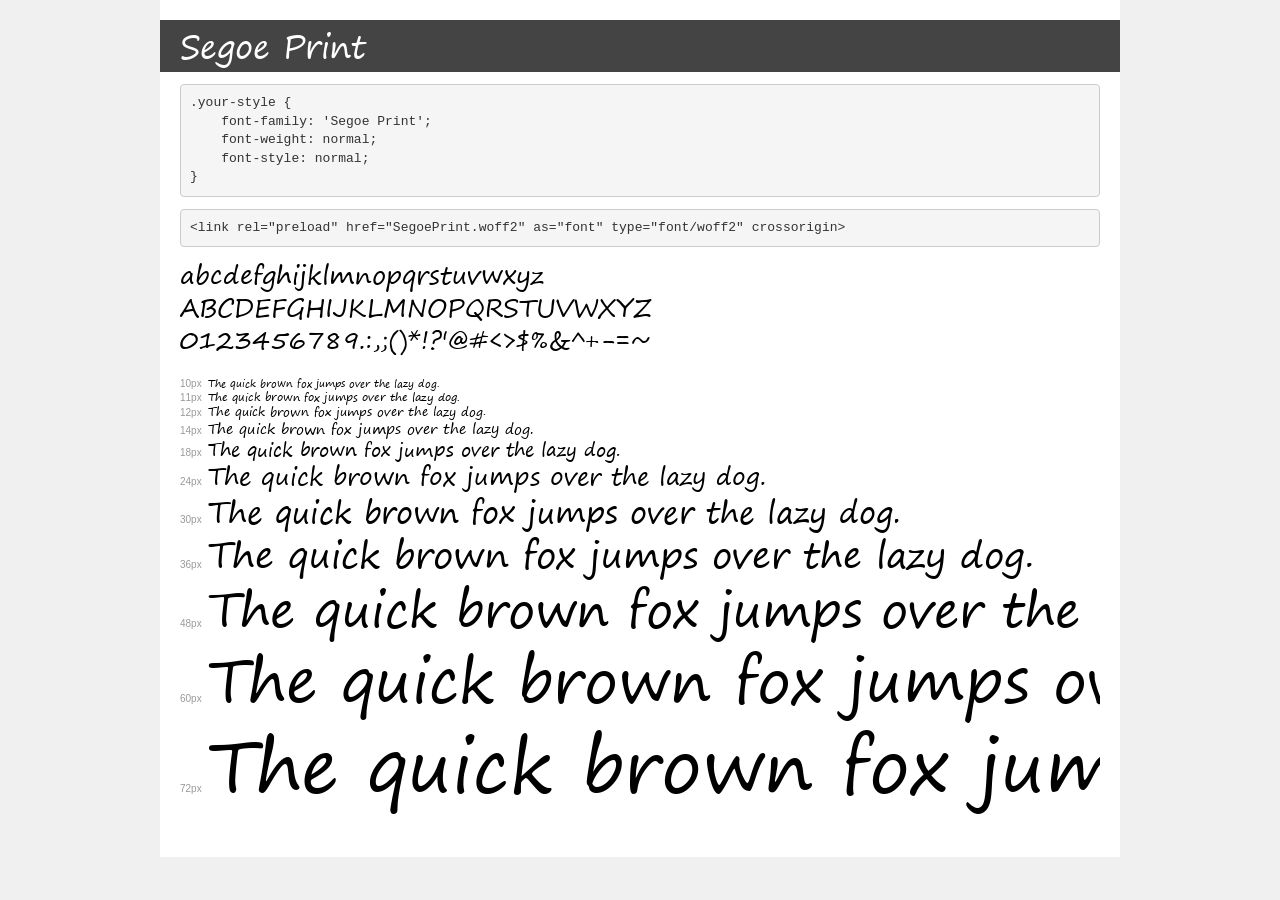
<file: fonts/segoe-print/demo.html>
<!DOCTYPE html>
<html lang="en">
<head>
    <meta charset="utf-8">
    <meta http-equiv="X-UA-Compatible" content="IE=edge">
    <meta name="viewport" content="width=device-width, initial-scale=1">
    <meta name="robots" content="noindex, noarchive">
    <meta name="format-detection" content="telephone=no">
    <title>Transfonter demo</title>
    <link href="stylesheet.css" rel="stylesheet">
    <style>
        /*
        http://meyerweb.com/eric/tools/css/reset/
        v2.0 | 20110126
        License: none (public domain)
        */
        html, body, div, span, applet, object, iframe,
        h1, h2, h3, h4, h5, h6, p, blockquote, pre,
        a, abbr, acronym, address, big, cite, code,
        del, dfn, em, img, ins, kbd, q, s, samp,
        small, strike, strong, sub, sup, tt, var,
        b, u, i, center,
        dl, dt, dd, ol, ul, li,
        fieldset, form, label, legend,
        table, caption, tbody, tfoot, thead, tr, th, td,
        article, aside, canvas, details, embed,
        figure, figcaption, footer, header, hgroup,
        menu, nav, output, ruby, section, summary,
        time, mark, audio, video {
            margin: 0;
            padding: 0;
            border: 0;
            font-size: 100%;
            font: inherit;
            vertical-align: baseline;
        }
        /* HTML5 display-role reset for older browsers */
        article, aside, details, figcaption, figure,
        footer, header, hgroup, menu, nav, section {
            display: block;
        }
        body {
            line-height: 1;
        }
        ol, ul {
            list-style: none;
        }
        blockquote, q {
            quotes: none;
        }
        blockquote:before, blockquote:after,
        q:before, q:after {
            content: '';
            content: none;
        }
        table {
            border-collapse: collapse;
            border-spacing: 0;
        }
        /* demo styles */
        body {
            background: #f0f0f0;
            color: #000;
        }
        .page {
            background: #fff;
            width: 920px;
            margin: 0 auto;
            padding: 20px 20px 0 20px;
            overflow: hidden;
        }
        .font-container {
            overflow-x: auto;
            overflow-y: hidden;
            margin-bottom: 40px;
            line-height: 1.3;
            white-space: nowrap;
            padding-bottom: 5px;
        }
        h1 {
            position: relative;
            background: #444;
            font-size: 32px;
            color: #fff;
            padding: 10px 20px;
            margin: 0 -20px 12px -20px;
        }
        .letters {
            font-size: 25px;
            margin-bottom: 20px;
        }
        .s10:before {
            content: '10px';
        }
        .s11:before {
            content: '11px';
        }
        .s12:before {
            content: '12px';
        }
        .s14:before {
            content: '14px';
        }
        .s18:before {
            content: '18px';
        }
        .s24:before {
            content: '24px';
        }
        .s30:before {
            content: '30px';
        }
        .s36:before {
            content: '36px';
        }
        .s48:before {
            content: '48px';
        }
        .s60:before {
            content: '60px';
        }
        .s72:before {
            content: '72px';
        }
        .s10:before, .s11:before, .s12:before, .s14:before,
        .s18:before, .s24:before, .s30:before, .s36:before,
        .s48:before, .s60:before, .s72:before {
            font-family: Arial, sans-serif;
            font-size: 10px;
            font-weight: normal;
            font-style: normal;
            color: #999;
            padding-right: 6px;
        }
        pre {
            display: block;
            padding: 9px;
            margin: 0 0 12px;
            font-family: Monaco, Menlo, Consolas, "Courier New", monospace;
            font-size: 13px;
            line-height: 1.428571429;
            color: #333;
            font-weight: normal;
            font-style: normal;
            background-color: #f5f5f5;
            border: 1px solid #ccc;
            overflow-x: auto;
            border-radius: 4px;
        }
        /* responsive */
        @media (max-width: 959px) {
            .page {
                width: auto;
                margin: 0;
            }
        }
    </style>
</head>
<body>
<div class="page">
    <div class="demo">
        <h1 style="font-family: 'Segoe Print'; font-weight: normal; font-style: normal;">Segoe Print</h1>
        <pre title="Usage">.your-style {
    font-family: 'Segoe Print';
    font-weight: normal;
    font-style: normal;
}</pre>
        <pre title="Preload (optional)">
&lt;link rel=&quot;preload&quot; href=&quot;SegoePrint.woff2&quot; as=&quot;font&quot; type=&quot;font/woff2&quot; crossorigin&gt;</pre>
        <div class="font-container" style="font-family: 'Segoe Print'; font-weight: normal; font-style: normal;">
            <p class="letters">
                abcdefghijklmnopqrstuvwxyz<br>
ABCDEFGHIJKLMNOPQRSTUVWXYZ<br>
                0123456789.:,;()*!?'@#&lt;&gt;$%&^+-=~
            </p>
            <p class="s10" style="font-size: 10px;">The quick brown fox jumps over the lazy dog.</p>
            <p class="s11" style="font-size: 11px;">The quick brown fox jumps over the lazy dog.</p>
            <p class="s12" style="font-size: 12px;">The quick brown fox jumps over the lazy dog.</p>
            <p class="s14" style="font-size: 14px;">The quick brown fox jumps over the lazy dog.</p>
            <p class="s18" style="font-size: 18px;">The quick brown fox jumps over the lazy dog.</p>
            <p class="s24" style="font-size: 24px;">The quick brown fox jumps over the lazy dog.</p>
            <p class="s30" style="font-size: 30px;">The quick brown fox jumps over the lazy dog.</p>
            <p class="s36" style="font-size: 36px;">The quick brown fox jumps over the lazy dog.</p>
            <p class="s48" style="font-size: 48px;">The quick brown fox jumps over the lazy dog.</p>
            <p class="s60" style="font-size: 60px;">The quick brown fox jumps over the lazy dog.</p>
            <p class="s72" style="font-size: 72px;">The quick brown fox jumps over the lazy dog.</p>
        </div>
    </div>

</div>
</body>
</html>
</file>
<file: css/main.css>
/* Costomize Slider */
.slider-navigation-next {
    margin-top: -32px !important;
    color: white !important;
    background: #6567C9 !important;
}

.slider-navigation-previous {
    margin-top: -32px !important;
    color: white !important;
    background: #6567C9 !important;
}

.slider-page {
    color: white !important;
    background: #6567C9 !important;
}

* {
    font-family: 'Avenir', 'Avenir Next Cyr', 'Config', 'Microsoft YaHei';
}

a {
    color: #1b82d6;
    text-decoration: none;
}
  
a.link:focus, a.link:hover {
    color: #a25ab6;
    text-decoration: none;
}

body {
    position: relative;
    margin: 0px;
    padding: 0px;
}

p {
    position: relative;
    margin: 16px;
    color: black;
    font-size: 16px;
    font-weight: 500;
    text-align: justify;
}

p span {
    font-weight: 600;
}

video {
    width: 100%;
    height: auto;
}

.x-row {
    width: 100%;
    display: flex;
    align-items: center;
    justify-content: center;
    flex-wrap: nowrap;
}

.x-column {
    display: flex;
    align-items: center;
    justify-content: center;
    flex-wrap: nowrap;
    flex-direction: column;
}

.x-center-text {
    margin: 16px 32px;
    text-align: justify;

}

.x-left-align {
    display: flex;
    align-items: center;
    justify-content: left;
    flex-wrap: nowrap;
}

.x-right-align {
    display: flex;
    align-items: center;
    justify-content: right;
    flex-wrap: nowrap;
}

.x-flex-spacer {
    flex: 1;
}

.x-labels {
    position: absolute;
    top: 8px;
    right: 6px;
    display: flex;
    align-items: center;
    justify-content: left;
    flex-direction: row-reverse;
}

.x-label {
    height: 20px;
    padding: 0px 6px;
    margin: 0px 2px;
    color: white;
    font-size: 12px;
    font-weight: 600;
    background: #6567C9;
    border-radius: 16px;
    display: flex;
    align-items: center;
    justify-content: center;
}

.x-button {
    height: 40px;
    padding: 0px 14px;
    background: #919199;
    color: white;
    border-radius: 50px;
    box-shadow: 0px 0px 0px rgba(255, 255, 255, 0.25);
    font-size: 16px;
    font-weight: 600;
    display: flex;
    align-items: center;
    justify-content: center;
    cursor: pointer;
    transition: all 0.2s ease;
}

.x-button.small {
    height: 32px;
    padding: 0px 12px;
    border-radius: 50px;
    font-size: 14px;
    font-weight: 600;
}

.x-button:hover {
    transform: scale(1.05);
    box-shadow: 0px 0px 8px #ffffff;
}

.x-gradient-font {
    background: #000000;
    background-clip: text;
    -webkit-background-clip: text;
    -webkit-text-fill-color: transparent;
}

.x-gradient-block {
    color: #4a4a4a;
    background: #f9f9f9;
    border-radius: 20px;
}

.x-gradient-border {
    position: relative;
    padding: 1px;
    margin: 3px;
    border: 3px;
    background: white;
    background-clip: padding-box;
    border: solid border transparent;
    border-radius: 16px;
}

.x-gradient-border::before {
    content: '';
    position: absolute;
    top: 0; right: 0; bottom: 0; left: 0;
    z-index: -1;
    margin: -3px;
    border-radius: 16px;
    background: #8661c5;
}

.x-section-title {
    margin: 64px 0px 16px 0px;
    padding-left: 16px;
    color: black;
    font-size: 32px;
    font-weight: 700;
    display: flex;
    align-items: center;
    justify-content: left;
}

.x-section-title.small {
    margin: 8px 0px 4px 0px;
    padding-left: 4px;
    font-size: 20px;
    font-weight: 700;
}

.x-note {
    color: gray;
    font-size: 16px;
    font-weight: 500;
}

.x-card {
    position: relative;
    margin: 8px;
    padding: 16px;
    border-radius: 16px;
    box-shadow: 0px 0px 6px rgba(0, 0, 0, 0.25);
    transition: all 0.2s ease;
}

.x-card.clickable {
    cursor: pointer;
}

.x-card.clickable:hover {
    box-shadow: 0px 0px 8px rgba(255, 255, 255, 0.5);
    transform: scale(1.02);
}

.x-card .caption {
    margin: 8px 0px;
    height: 80px;
    display: flex;
    align-items: start;
    justify-content: center;
}

.x-handwriting {
    width: 100%;
    font-family: 'Segoe Print';
    font-size: 12px;
    font-weight: 600;
    line-height: 1.5;
    color: black;
    text-align: justify;
}

.x-image-prompt {
    height: calc(100% - 2px);
    aspect-ratio: 1/1;
    display: flex;
    align-items: center;
    justify-content: center;
    border: 1px solid black;
}

.x-image-prompt img {
    max-width: 100%;
    max-height: 100%;
}

#main {
    max-width: 1000px;
    margin: 0px auto;
    padding-top: 100px;
    padding-bottom: 200px;
}

#logo {
    width: 70%;
    min-width: 350px;
    margin: 0px auto;
    display: flex;
    align-items: start;
    justify-content: center;
    font-size: 32px;
    font-weight: 600;
    color: gray;
}

#title {
    margin-bottom: 32px;
    color: black;
    font-size: 54px;
    font-weight: 700;
    /* white-space: nowrap; */
    text-align: center;
}

#authors {
    width: 80%;
    margin: 8px auto;
    color: black;
    font-size: 16px;
    font-weight: 500;
    display: flex;
    align-items: center;
    justify-content: center;
    flex-wrap: wrap;
    /* white-space: nowrap; */
}

#authors div {
    margin: 0px 16px;
}

#institution {
    margin: 8px 32px;
    color: black;
    font-size: 16px;
    font-weight: 500;
    display: flex;
    align-items: center;
    justify-content: center;
    flex-wrap: wrap;
    /* white-space: nowrap; */
}

#institution div {
    margin: 0px 16px;
}

#conference {
    margin: 16px 32px;
    color: gray;
    font-size: 24px;
    font-weight: 500;
    display: flex;
    align-items: center;
    justify-content: center;
    white-space: nowrap;
}

#abstract {
    position: relative;
    margin: 32px;
    padding: 16px 24px;
    color: #3f3f3f;
    font-size: 16px;
    font-weight: 500;
    text-align: justify;
    border-radius: 16px;
}

#abstract::before {
    content: "Abstract:";
    font-weight: 700;
    margin-right: 8px;
}


#links {
    margin: 16px 0px;
    display: flex;
    align-items: center;
    justify-content: center;
    flex-wrap: wrap;
    /* white-space: nowrap; */
}

#links div {
    margin: 4px 8px;
    width: 140px;
    height: 38px;
    display: flex;
    align-items: center;
    justify-content: center;
}

#links a {
    width: 100px;
    height: 20px;
    padding: 8px 16px;
    color: white;
    font-size: 16px;
    font-weight: 500;
    background: #4a4a4a;
    border-radius: 50px;
    box-shadow: 0px 0px 0px rgba(0, 0, 0, 0.5);
    display: flex;
    align-items: center;
    justify-content: center;
    transition: all 0.2s ease;
}

#links a:hover {
    width: 105px;
    height: 21px;
    font-size: 17px;
    box-shadow: 0px 0px 0px #000000;
}

#links a.disabled {
    background-color: #CAD3DE;
}

#links a.disabled:hover {
    background-color: #8661c5;
}

#links a::before {
    /* use !important to prevent issues with browser extensions that change fonts */
    font-family: 'icomoon' !important;
    font-style: normal;
    font-weight: normal;
    font-variant: normal;
    text-transform: none;
    line-height: 1;

    /* Better Font Rendering =========== */
    -webkit-font-smoothing: antialiased;
    -moz-osx-font-smoothing: grayscale;

    margin-right: 8px;
}

#links #paper::before {
    content: "\e000";
    font-size: 18px;
}

#links #arxiv::before {
    content: "\e001";
    font-size: 20px;
}

#links #code::before {
    content: "\e002";
    font-size: 20px;
}

#links #poster::before {
    content: "\e004";
    font-size: 20px;
}

#links #video::before {
    content: "\e003";
    font-size: 20px;
}

#links #demo::before {
    content: "\e005";
    font-size: 20px;
}

#teaser {
    margin-top: 32px;
    display: flex;
    align-items: center;
    justify-content: center;
    flex-wrap: wrap;
}

/* #teaser::after {
    content: "";
    position: absolute;
    top: 0px;
    left: calc(50% - 50vw);
    width: 100vw;
    height: 100%;
    background: gray;
    opacity: 0.5;
    z-index: -1;
} */

#teaser .label div {
    height: 100%;
    width: 100%;
    font-size: 36px;
    font-weight: 700;
    line-height: 150%;
    text-align: center;
}

#teaser div {
    height: 100%;
}


/* .section::before {
    content: "";
    position: relative;
    left: -32px;
    width: 2px;
    height: 32px;
    background-color: rgb(32, 163, 196);
}

.section::after {
    content: "";
    position: relative;
    right: -32px;
    width: 2px;
    height: 32px;
    background-color: rgb(32, 163, 196);
} */
/* 
.figure {
    margin: 16px;
    display: flex;
    flex-direction: column;
    align-items: center;
    justify-content: center;
}

.figure div {
    margin-top: 4px;
    color: black;
    font-size: 16px;
    font-weight: 400;
} */

.bibtex {
    margin: 32px 96px;
    padding: 0px 24px;
    font-family: consolas, monospace;
    white-space: pre;
    text-wrap: wrap;
    font-size: 14px;
    font-weight: 600;
    display: flex;
    align-items: center;
    justify-content: center;
}

#bottombar {
    position: absolute;
    bottom: 0px;
    height: 100px;
    width: 80%;
    padding: 0px 10%;
    background:  #efefef;
    display: flex;
    align-items: center;
    justify-content: space-between;
    user-select: none;
}

#bottombar div {
    color: #4a4a4a;
    font-size: 12px;
    font-weight: 500;
}

#bottombar div span {
    font-weight: 700;
}
</file>
<file: icons/demo-files/demo.css>
body {
  padding: 0;
  margin: 0;
  font-family: sans-serif;
  font-size: 1em;
  line-height: 1.5;
  color: #555;
  background: #fff;
}
h1 {
  font-size: 1.5em;
  font-weight: normal;
}
small {
  font-size: .66666667em;
}
a {
  color: #e74c3c;
  text-decoration: none;
}
a:hover, a:focus {
  box-shadow: 0 1px #e74c3c;
}
.bshadow0, input {
  box-shadow: inset 0 -2px #e7e7e7;
}
input:hover {
  box-shadow: inset 0 -2px #ccc;
}
input, fieldset {
  font-family: sans-serif;
  font-size: 1em;
  margin: 0;
  padding: 0;
  border: 0;
}
input {
  color: inherit;
  line-height: 1.5;
  height: 1.5em;
  padding: .25em 0;
}
input:focus {
  outline: none;
  box-shadow: inset 0 -2px #449fdb;
}
.glyph {
  font-size: 16px;
  width: 15em;
  padding-bottom: 1em;
  margin-right: 4em;
  margin-bottom: 1em;
  float: left;
  overflow: hidden;
}
.liga {
  width: 80%;
  width: calc(100% - 2.5em);
}
.talign-right {
  text-align: right;
}
.talign-center {
  text-align: center;
}
.bgc1 {
  background: #f1f1f1;
}
.fgc1 {
  color: #999;
}
.fgc0 {
  color: #000;
}
p {
  margin-top: 1em;
  margin-bottom: 1em;
}
.mvm {
  margin-top: .75em;
  margin-bottom: .75em;
}
.mtn {
  margin-top: 0;
}
.mtl, .mal {
  margin-top: 1.5em;
}
.mbl, .mal {
  margin-bottom: 1.5em;
}
.mal, .mhl {
  margin-left: 1.5em;
  margin-right: 1.5em;
}
.mhmm {
  margin-left: 1em;
  margin-right: 1em;
}
.mls {
  margin-left: .25em;
}
.ptl {
  padding-top: 1.5em;
}
.pbs, .pvs {
  padding-bottom: .25em;
}
.pvs, .pts {
  padding-top: .25em;
}
.unit {
  float: left;
}
.unitRight {
  float: right;
}
.size1of2 {
  width: 50%;
}
.size1of1 {
  width: 100%;
}
.clearfix:before, .clearfix:after {
  content: " ";
  display: table;
}
.clearfix:after {
  clear: both;
}
.hidden-true {
  display: none;
}
.textbox0 {
  width: 3em;
  background: #f1f1f1;
  padding: .25em .5em;
  line-height: 1.5;
  height: 1.5em;
}
#testDrive {
  display: block;
  padding-top: 24px;
  line-height: 1.5;
}
.fs0 {
  font-size: 16px;
}
.fs1 {
  font-size: 32px;
}
.fs2 {
  font-size: 32px;
}
</file>
<file: icons/style.css>
@font-face {
  font-family: 'icomoon';
  src:  url('fonts/icomoon.eot?cgyymw');
  src:  url('fonts/icomoon.eot?cgyymw#iefix') format('embedded-opentype'),
    url('fonts/icomoon.ttf?cgyymw') format('truetype'),
    url('fonts/icomoon.woff?cgyymw') format('woff'),
    url('fonts/icomoon.svg?cgyymw#icomoon') format('svg');
  font-weight: normal;
  font-style: normal;
  font-display: block;
}

[class^="icon-"], [class*=" icon-"] {
  /* use !important to prevent issues with browser extensions that change fonts */
  font-family: 'icomoon' !important;
  speak: never;
  font-style: normal;
  font-weight: normal;
  font-variant: normal;
  text-transform: none;
  line-height: 1;

  /* Better Font Rendering =========== */
  -webkit-font-smoothing: antialiased;
  -moz-osx-font-smoothing: grayscale;
}

.icon-huggingface:before {
  content: "\e005";
}
.icon-arxiv:before {
  content: "\e001";
}
.icon-paper:before {
  content: "\e000";
}
.icon-video:before {
  content: "\e003";
}
.icon-code:before {
  content: "\e002";
}
.icon-poster:before {
  content: "\e004";
}
</file>
<file: fonts/avenir-next/stylesheet.css>
@font-face {
    font-family: 'Avenir Next Cyr';
    src: url('AvenirNextCyr-UltraLight.eot');
    src: local('Avenir Next Cyr Ultra Light'), local('AvenirNextCyr-UltraLight'),
        url('AvenirNextCyr-UltraLight.eot?#iefix') format('embedded-opentype'),
        url('AvenirNextCyr-UltraLight.woff2') format('woff2'),
        url('AvenirNextCyr-UltraLight.woff') format('woff'),
        url('AvenirNextCyr-UltraLight.ttf') format('truetype');
    font-weight: 100;
    font-style: normal;
}

@font-face {
    font-family: 'Avenir Next Cyr';
    src: url('AvenirNextCyr-UltraLightIt.eot');
    src: local('Avenir Next Cyr Ultra Light Italic'), local('AvenirNextCyr-UltraLightIt'),
        url('AvenirNextCyr-UltraLightIt.eot?#iefix') format('embedded-opentype'),
        url('AvenirNextCyr-UltraLightIt.woff2') format('woff2'),
        url('AvenirNextCyr-UltraLightIt.woff') format('woff'),
        url('AvenirNextCyr-UltraLightIt.ttf') format('truetype');
    font-weight: 100;
    font-style: italic;
}

@font-face {
    font-family: 'Avenir Next Cyr';
    src: url('AvenirNextCyr-Thin.eot');
    src: local('Avenir Next Cyr Thin'), local('AvenirNextCyr-Thin'),
        url('AvenirNextCyr-Thin.eot?#iefix') format('embedded-opentype'),
        url('AvenirNextCyr-Thin.woff2') format('woff2'),
        url('AvenirNextCyr-Thin.woff') format('woff'),
        url('AvenirNextCyr-Thin.ttf') format('truetype');
    font-weight: 200;
    font-style: normal;
}

@font-face {
    font-family: 'Avenir Next Cyr';
    src: url('AvenirNextCyr-ThinItalic.eot');
    src: local('Avenir Next Cyr Thin Italic'), local('AvenirNextCyr-ThinItalic'),
        url('AvenirNextCyr-ThinItalic.eot?#iefix') format('embedded-opentype'),
        url('AvenirNextCyr-ThinItalic.woff2') format('woff2'),
        url('AvenirNextCyr-ThinItalic.woff') format('woff'),
        url('AvenirNextCyr-ThinItalic.ttf') format('truetype');
    font-weight: 200;
    font-style: italic;
}

@font-face {
    font-family: 'Avenir Next Cyr';
    src: url('AvenirNextCyr-Light.eot');
    src: local('Avenir Next Cyr Light'), local('AvenirNextCyr-Light'),
        url('AvenirNextCyr-Light.eot?#iefix') format('embedded-opentype'),
        url('AvenirNextCyr-Light.woff2') format('woff2'),
        url('AvenirNextCyr-Light.woff') format('woff'),
        url('AvenirNextCyr-Light.ttf') format('truetype');
    font-weight: 300;
    font-style: normal;
}

@font-face {
    font-family: 'Avenir Next Cyr';
    src: url('AvenirNextCyr-LightItalic.eot');
    src: local('Avenir Next Cyr Light Italic'), local('AvenirNextCyr-LightItalic'),
        url('AvenirNextCyr-LightItalic.eot?#iefix') format('embedded-opentype'),
        url('AvenirNextCyr-LightItalic.woff2') format('woff2'),
        url('AvenirNextCyr-LightItalic.woff') format('woff'),
        url('AvenirNextCyr-LightItalic.ttf') format('truetype');
    font-weight: 300;
    font-style: italic;
}

@font-face {
    font-family: 'Avenir Next Cyr';
    src: url('AvenirNextCyr-Regular.eot');
    src: local('Avenir Next Cyr Regular'), local('AvenirNextCyr-Regular'),
        url('AvenirNextCyr-Regular.eot?#iefix') format('embedded-opentype'),
        url('AvenirNextCyr-Regular.woff2') format('woff2'),
        url('AvenirNextCyr-Regular.woff') format('woff'),
        url('AvenirNextCyr-Regular.ttf') format('truetype');
    font-weight: 400;
    font-style: normal;
}

@font-face {
    font-family: 'Avenir Next Cyr';
    src: url('AvenirNextCyr-Italic.eot');
    src: local('Avenir Next Cyr Italic'), local('AvenirNextCyr-Italic'),
        url('AvenirNextCyr-Italic.eot?#iefix') format('embedded-opentype'),
        url('AvenirNextCyr-Italic.woff2') format('woff2'),
        url('AvenirNextCyr-Italic.woff') format('woff'),
        url('AvenirNextCyr-Italic.ttf') format('truetype');
    font-weight: 400;
    font-style: italic;
}

@font-face {
    font-family: 'Avenir Next Cyr';
    src: url('AvenirNextCyr-Medium.eot');
    src: local('Avenir Next Cyr Medium'), local('AvenirNextCyr-Medium'),
        url('AvenirNextCyr-Medium.eot?#iefix') format('embedded-opentype'),
        url('AvenirNextCyr-Medium.woff2') format('woff2'),
        url('AvenirNextCyr-Medium.woff') format('woff'),
        url('AvenirNextCyr-Medium.ttf') format('truetype');
    font-weight: 500;
    font-style: normal;
}

@font-face {
    font-family: 'Avenir Next Cyr';
    src: url('AvenirNextCyr-MediumItalic.eot');
    src: local('Avenir Next Cyr Medium Italic'), local('AvenirNextCyr-MediumItalic'),
        url('AvenirNextCyr-MediumItalic.eot?#iefix') format('embedded-opentype'),
        url('AvenirNextCyr-MediumItalic.woff2') format('woff2'),
        url('AvenirNextCyr-MediumItalic.woff') format('woff'),
        url('AvenirNextCyr-MediumItalic.ttf') format('truetype');
    font-weight: 500;
    font-style: italic;
}

@font-face {
    font-family: 'Avenir Next Cyr';
    src: url('AvenirNextCyr-Demi.eot');
    src: local('Avenir Next Cyr Demi'), local('AvenirNextCyr-Demi'),
        url('AvenirNextCyr-Demi.eot?#iefix') format('embedded-opentype'),
        url('AvenirNextCyr-Demi.woff2') format('woff2'),
        url('AvenirNextCyr-Demi.woff') format('woff'),
        url('AvenirNextCyr-Demi.ttf') format('truetype');
    font-weight: 600;
    font-style: normal;
}

@font-face {
    font-family: 'Avenir Next Cyr';
    src: url('AvenirNextCyr-DemiItalic.eot');
    src: local('Avenir Next Cyr Demi Italic'), local('AvenirNextCyr-DemiItalic'),
        url('AvenirNextCyr-DemiItalic.eot?#iefix') format('embedded-opentype'),
        url('AvenirNextCyr-DemiItalic.woff2') format('woff2'),
        url('AvenirNextCyr-DemiItalic.woff') format('woff'),
        url('AvenirNextCyr-DemiItalic.ttf') format('truetype');
    font-weight: 600;
    font-style: italic;
}

@font-face {
    font-family: 'Avenir Next Cyr';
    src: url('AvenirNextCyr-Bold.eot');
    src: local('Avenir Next Cyr Bold'), local('AvenirNextCyr-Bold'),
        url('AvenirNextCyr-Bold.eot?#iefix') format('embedded-opentype'),
        url('AvenirNextCyr-Bold.woff2') format('woff2'),
        url('AvenirNextCyr-Bold.woff') format('woff'),
        url('AvenirNextCyr-Bold.ttf') format('truetype');
    font-weight: 700;
    font-style: normal;
}

@font-face {
    font-family: 'Avenir Next Cyr';
    src: url('AvenirNextCyr-BoldItalic.eot');
    src: local('Avenir Next Cyr Bold Italic'), local('AvenirNextCyr-BoldItalic'),
        url('AvenirNextCyr-BoldItalic.eot?#iefix') format('embedded-opentype'),
        url('AvenirNextCyr-BoldItalic.woff2') format('woff2'),
        url('AvenirNextCyr-BoldItalic.woff') format('woff'),
        url('AvenirNextCyr-BoldItalic.ttf') format('truetype');
    font-weight: 700;
    font-style: italic;
}

@font-face {
    font-family: 'Avenir Next Cyr';
    src: url('AvenirNextCyr-Heavy.eot');
    src: local('Avenir Next Cyr Heavy'), local('AvenirNextCyr-Heavy'),
        url('AvenirNextCyr-Heavy.eot?#iefix') format('embedded-opentype'),
        url('AvenirNextCyr-Heavy.woff2') format('woff2'),
        url('AvenirNextCyr-Heavy.woff') format('woff'),
        url('AvenirNextCyr-Heavy.ttf') format('truetype');
    font-weight: 900;
    font-style: normal;
}

@font-face {
    font-family: 'Avenir Next Cyr';
    src: url('AvenirNextCyr-HeavyItalic.eot');
    src: local('Avenir Next Cyr Heavy Italic'), local('AvenirNextCyr-HeavyItalic'),
        url('AvenirNextCyr-HeavyItalic.eot?#iefix') format('embedded-opentype'),
        url('AvenirNextCyr-HeavyItalic.woff2') format('woff2'),
        url('AvenirNextCyr-HeavyItalic.woff') format('woff'),
        url('AvenirNextCyr-HeavyItalic.ttf') format('truetype');
    font-weight: 900;
    font-style: italic;
}
</file>
<file: fonts/segoe-print/stylesheet.css>
@font-face {
    font-family: 'Segoe Print';
    src: url('SegoePrint.eot');
    src: url('SegoePrint.eot?#iefix') format('embedded-opentype'),
        url('SegoePrint.woff2') format('woff2'),
        url('SegoePrint.woff') format('woff'),
        url('SegoePrint.ttf') format('truetype');
    font-weight: normal;
    font-style: normal;
    font-display: swap;
}
</file>
